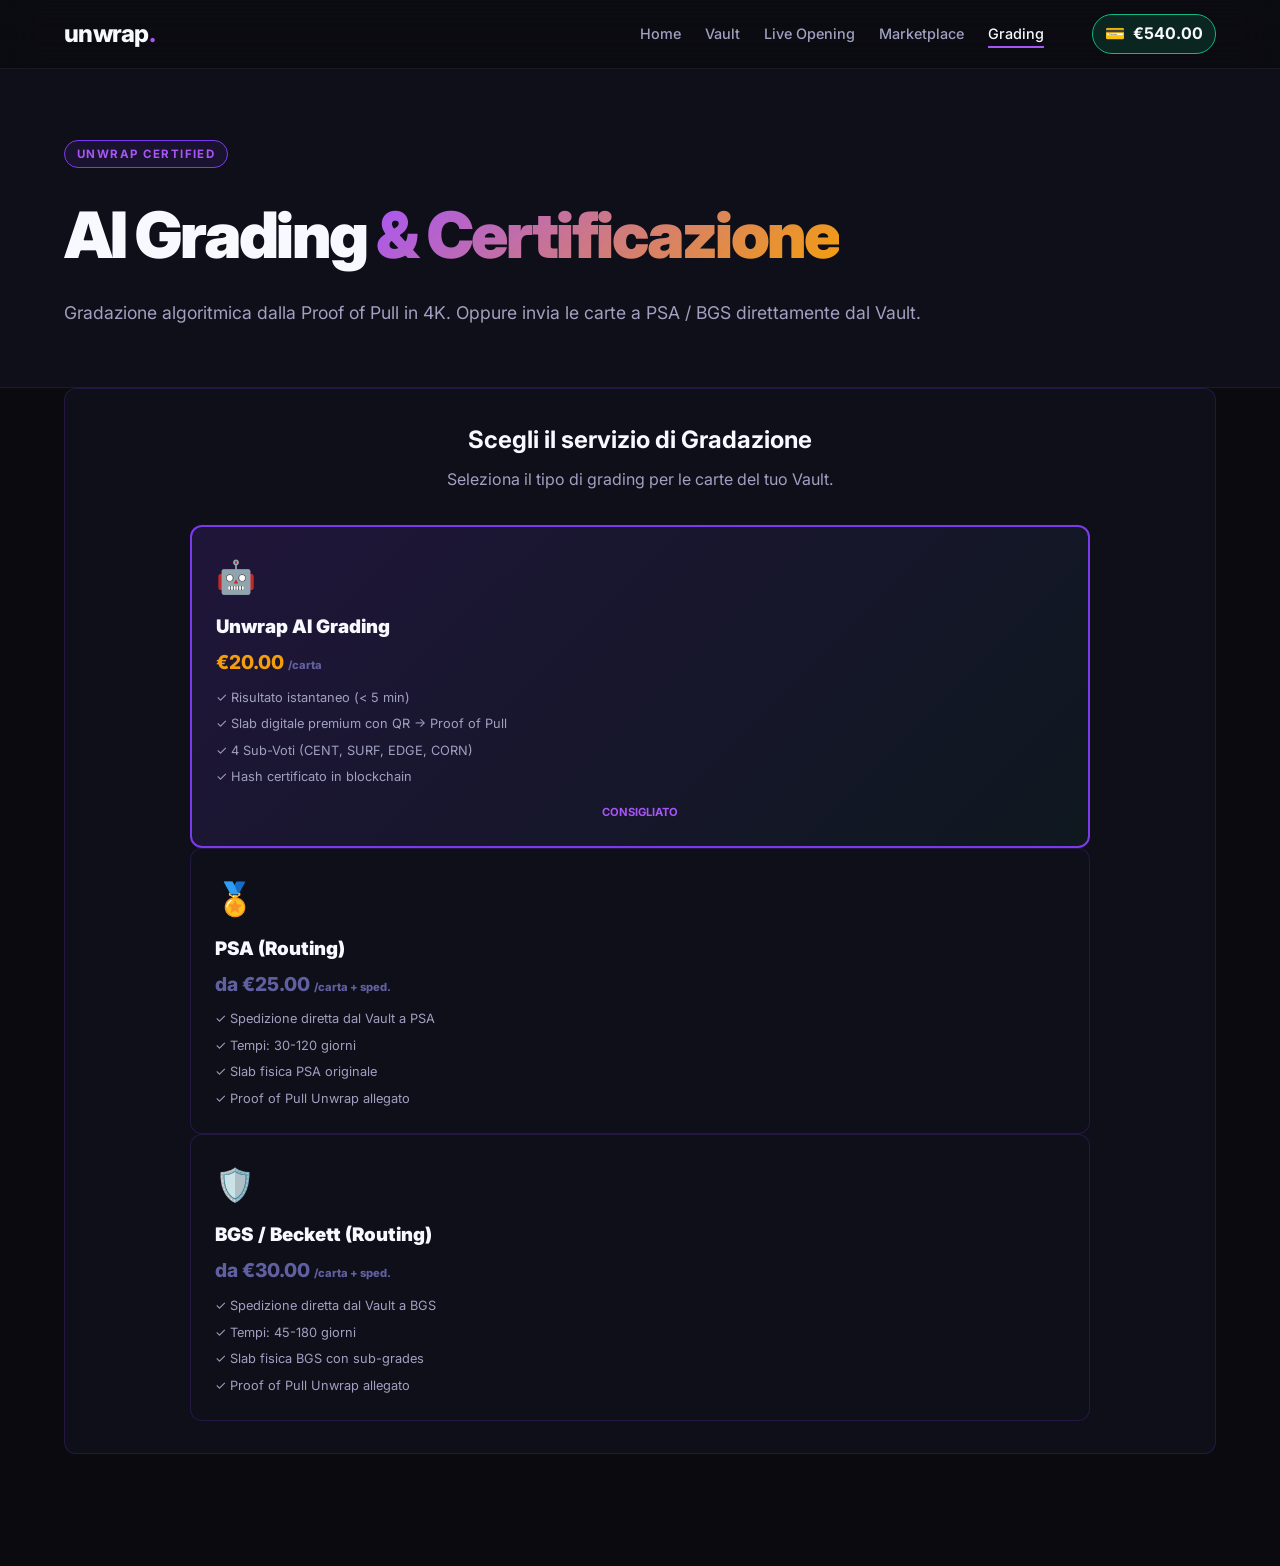
<file: unwrap-demo/grading.html>
<!DOCTYPE html>
<html lang="it">
<head>
  <meta charset="UTF-8" />
  <meta name="viewport" content="width=device-width, initial-scale=1.0" />
  <title>Grading — Unwrap</title>
  <link rel="stylesheet" href="styles.css" />
  <link href="https://fonts.googleapis.com/css2?family=Inter:wght@300;400;500;600;700;800;900&display=swap" rel="stylesheet" />
</head>
<body>

<nav class="nav" id="nav">
  <div class="nav-inner">
    <a href="index.html" class="logo">unwrap<span class="logo-dot">.</span></a>
    <ul class="nav-links">
      <li><a href="index.html">Home</a></li>
      <li><a href="vault.html">Vault</a></li>
      <li><a href="live.html">Live Opening</a></li>
      <li><a href="marketplace.html">Marketplace</a></li>
      <li><a href="grading.html" class="active">Grading</a></li>
    </ul>
    <div class="nav-actions">
      <div class="wallet-badge" style="cursor:pointer;background:rgba(16,185,129,0.15);border:1px solid var(--green);padding:6px 12px;border-radius:20px;display:flex;align-items:center;gap:8px;font-weight:700">
        💳 <span class="wallet-amount">€540.00</span>
      </div>
    </div>
  </div>
</nav>

<div class="page-header">
  <div class="container">
    <div class="section-tag">Unwrap Certified</div>
    <h1>AI Grading <span class="gradient-text">& Certificazione</span></h1>
    <p>Gradazione algoritmica dalla Proof of Pull in 4K. Oppure invia le carte a PSA / BGS direttamente dal Vault.</p>
  </div>
</div>

<div class="container" style="padding-bottom:4rem">
  
  <div style="background:var(--bg-secondary);border:1px solid var(--border);border-radius:12px;padding:2rem;text-align:center;margin-bottom:3rem">
    
    <!-- Step 1: Scelta del servizio -->
    <div id="stepService">
      <h2 style="margin-bottom:0.5rem">Scegli il servizio di Gradazione</h2>
      <p style="color:var(--text-secondary);margin-bottom:2rem">Seleziona il tipo di grading per le carte del tuo Vault.</p>
      
      <div class="grid-3" style="text-align:left;max-width:900px;margin:0 auto">
        
        <!-- Unwrap AI -->
        <div style="background:linear-gradient(135deg,rgba(124,58,237,0.15),rgba(16,185,129,0.05));border:2px solid var(--accent);border-radius:12px;padding:1.5rem;cursor:pointer;transition:transform 0.2s" onmouseover="this.style.transform='translateY(-5px)'" onmouseout="this.style.transform='none'" onclick="selectService('unwrap')">
          <div style="font-size:2rem;margin-bottom:10px">🤖</div>
          <h3 style="font-weight:900;margin-bottom:5px">Unwrap AI Grading</h3>
          <div style="color:var(--gold);font-weight:800;font-size:1.2rem;margin-bottom:10px">€20.00 <span style="font-size:0.7rem;color:var(--text-muted)">/carta</span></div>
          <ul style="font-size:0.8rem;color:var(--text-secondary);list-style:none;padding:0;display:flex;flex-direction:column;gap:6px">
            <li>✓ Risultato istantaneo (< 5 min)</li>
            <li>✓ Slab digitale premium con QR → Proof of Pull</li>
            <li>✓ 4 Sub-Voti (CENT, SURF, EDGE, CORN)</li>
            <li>✓ Hash certificato in blockchain</li>
          </ul>
          <div style="text-align:center;margin-top:1rem;font-size:0.7rem;color:var(--accent-light);font-weight:700">CONSIGLIATO</div>
        </div>
        
        <!-- PSA -->
        <div style="background:var(--bg-secondary);border:1px solid var(--border);border-radius:12px;padding:1.5rem;cursor:pointer;transition:transform 0.2s" onmouseover="this.style.transform='translateY(-5px)'" onmouseout="this.style.transform='none'" onclick="selectService('psa')">
          <div style="font-size:2rem;margin-bottom:10px">🏅</div>
          <h3 style="font-weight:900;margin-bottom:5px">PSA (Routing)</h3>
          <div style="color:var(--text-muted);font-weight:800;font-size:1.2rem;margin-bottom:10px">da €25.00 <span style="font-size:0.7rem">/carta + sped.</span></div>
          <ul style="font-size:0.8rem;color:var(--text-secondary);list-style:none;padding:0;display:flex;flex-direction:column;gap:6px">
            <li>✓ Spedizione diretta dal Vault a PSA</li>
            <li>✓ Tempi: 30-120 giorni</li>
            <li>✓ Slab fisica PSA originale</li>
            <li>✓ Proof of Pull Unwrap allegato</li>
          </ul>
        </div>
        
        <!-- BGS -->
        <div style="background:var(--bg-secondary);border:1px solid var(--border);border-radius:12px;padding:1.5rem;cursor:pointer;transition:transform 0.2s" onmouseover="this.style.transform='translateY(-5px)'" onmouseout="this.style.transform='none'" onclick="selectService('bgs')">
          <div style="font-size:2rem;margin-bottom:10px">🛡️</div>
          <h3 style="font-weight:900;margin-bottom:5px">BGS / Beckett (Routing)</h3>
          <div style="color:var(--text-muted);font-weight:800;font-size:1.2rem;margin-bottom:10px">da €30.00 <span style="font-size:0.7rem">/carta + sped.</span></div>
          <ul style="font-size:0.8rem;color:var(--text-secondary);list-style:none;padding:0;display:flex;flex-direction:column;gap:6px">
            <li>✓ Spedizione diretta dal Vault a BGS</li>
            <li>✓ Tempi: 45-180 giorni</li>
            <li>✓ Slab fisica BGS con sub-grades</li>
            <li>✓ Proof of Pull Unwrap allegato</li>
          </ul>
        </div>

      </div>
    </div>

    <!-- Step 2: Selezione carta -->
    <div id="stepSelection" style="display:none">
      <h2 style="margin-bottom:0.5rem" id="selectionTitle">Seleziona carta dal Vault</h2>
      <p style="color:var(--text-secondary);margin-bottom:2rem" id="selectionSubtitle">Scegli una carta non ancora gradata.</p>
      <div id="vaultSelectGrid" class="cards-grid" style="display:grid;grid-template-columns:repeat(auto-fill, minmax(140px, 1fr));gap:1rem;margin-bottom:2rem;text-align:left"></div>
      <button class="btn btn-outline" onclick="resetGrading()" style="margin-top:1rem">← Torna alla scelta servizio</button>
    </div>

    <!-- Step 3: Progresso Grading (solo Unwrap AI) -->
    <div id="gradingProgress" style="display:none; max-width:600px; margin:0 auto; text-align:left">
      <h3 style="text-align:center;margin-bottom:2rem;color:var(--accent-light)">Analisi Ottica AI In Corso...</h3>
      <div id="progressSteps" style="font-family:monospace;font-size:0.9rem;display:flex;flex-direction:column;gap:12px"></div>
    </div>

    <!-- Step 4: Risultato Premium Slab -->
    <div id="gradingResult" style="display:none; text-align:center">
      <h3 style="color:var(--gold);font-weight:900;font-size:2rem;margin-bottom:0.5rem">Grading Completato</h3>
      <p style="color:var(--text-secondary);margin-bottom:2rem">Il certificato Unwrap è stato associato alla tua carta. La Slab è visibile nel tuo Vault.</p>
      <div id="premiumSlabContainer" style="margin-bottom:2rem"></div>
      <div style="display:flex;gap:1rem;justify-content:center;flex-wrap:wrap">
        <button class="btn btn-primary" onclick="resetGrading()">Gradane un'altra</button>
        <a href="vault.html" class="btn btn-outline">Vai al Vault</a>
      </div>
    </div>

  </div>
</div>

<div class="notification" id="notification">
  <div class="notif-title" id="notifTitle"></div>
  <div class="notif-text" id="notifText"></div>
</div>

<script src="app.js"></script>
<script src="cards.js"></script>
<script src="grading.js"></script>
</body>
</html>
</file>
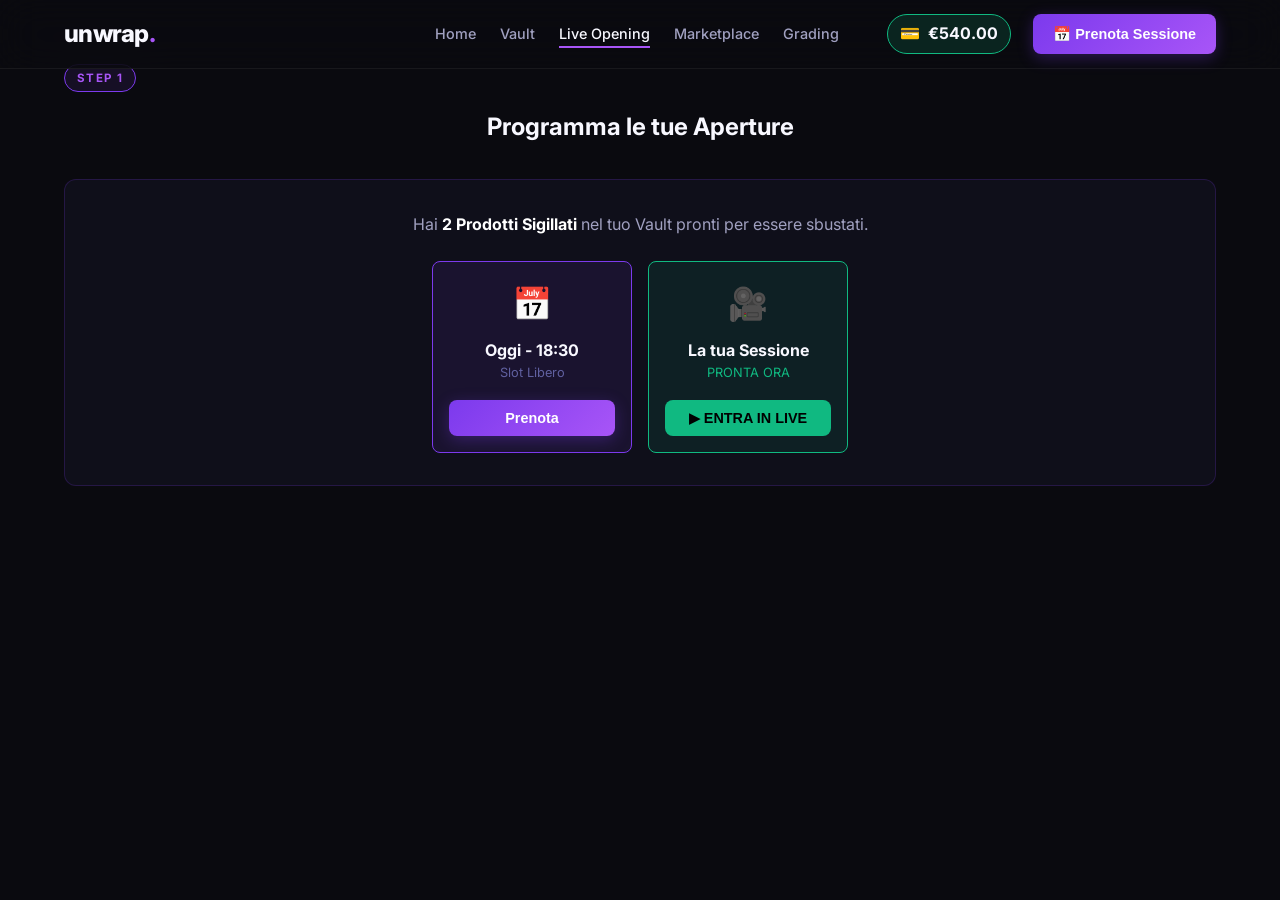
<file: unwrap-demo/live.html>
<!DOCTYPE html>
<html lang="it">
<head>
  <meta charset="UTF-8" />
  <meta name="viewport" content="width=device-width, initial-scale=1.0" />
  <title>Live Opening — Unwrap</title>
  <link rel="stylesheet" href="styles.css" />
  <link href="https://fonts.googleapis.com/css2?family=Inter:wght@300;400;500;600;700;800;900&display=swap" rel="stylesheet" />
</head>
<body>

<nav class="nav" id="nav">
  <div class="nav-inner">
    <a href="index.html" class="logo">unwrap<span class="logo-dot">.</span></a>
    <ul class="nav-links">
      <li><a href="index.html">Home</a></li>
      <li><a href="vault.html">Vault</a></li>
      <li><a href="live.html" class="active">Live Opening</a></li>
      <li><a href="marketplace.html">Marketplace</a></li>
      <li><a href="grading.html">Grading</a></li>
    </ul>
    <div class="nav-actions">
      <div class="wallet-badge" style="cursor:pointer;background:rgba(16,185,129,0.15);border:1px solid var(--green);padding:6px 12px;border-radius:20px;display:flex;align-items:center;gap:8px;font-weight:700;margin-right:10px">
        💳 <span class="wallet-amount">€540.00</span>
      </div>
      <button class="btn btn-primary" onclick="openBookingModal()">📅 Prenota Sessione</button>
    </div>
  </div>
</nav>

<!-- CALENDARIO PRENOTAZIONI -->
<div class="container" style="padding-top:4rem; margin-bottom:2rem" id="bookingSection">
  <div class="section-tag" style="justify-content:center">Step 1</div>
  <h2 style="text-align:center;margin-bottom:2rem">Programma le tue Aperture</h2>
  <div style="background:var(--bg-secondary); border:1px solid var(--border); border-radius:12px; padding:2rem; text-align:center;">
    <p style="color:var(--text-secondary); margin-bottom:1.5rem">Hai <strong style="color:#fff">2 Prodotti Sigillati</strong> nel tuo Vault pronti per essere sbustati.</p>
    <div style="display:flex; gap:1rem; justify-content:center; flex-wrap:wrap">
      <div style="background:rgba(124,58,237,0.1); border:1px solid var(--accent); padding:1rem; border-radius:8px; width:200px">
        <div style="font-size:2rem; margin-bottom:0.5rem">📅</div>
        <div style="font-weight:700">Oggi - 18:30</div>
        <div style="font-size:0.8rem; color:var(--text-muted)">Slot Libero</div>
        <button class="btn btn-primary" style="margin-top:1rem; width:100%; justify-content:center" onclick="openBookingModal()">Prenota</button>
      </div>
      <div style="background:rgba(16,185,129,0.1); border:1px solid var(--green); padding:1rem; border-radius:8px; width:200px">
        <div style="font-size:2rem; margin-bottom:0.5rem">🎥</div>
        <div style="font-weight:700">La tua Sessione</div>
        <div style="font-size:0.8rem; color:var(--green)">PRONTA ORA</div>
        <button class="btn" style="margin-top:1rem; width:100%; justify-content:center; background:var(--green); color:#000" onclick="startLiveSession()">▶ ENTRA IN LIVE</button>
      </div>
    </div>
  </div>
</div>

<!-- LIVE STREAM AREA (Nascosta inizialmente) -->
<div class="container" style="padding-bottom:4rem; display:none" id="liveSection">
  
  <div class="live-layout">
    <div class="live-main">
      <div class="live-stream">
        <div class="live-badge">🔴 LIVE 1:1</div>
        <button class="fullscreen-btn" onclick="toggleFullscreen()">⛶</button>
        
        <div class="pack-interaction">
          <div class="pack-visual" id="packVisual">📦</div>
          <button class="btn btn-primary btn-pulse" id="openBtn" onclick="openPack()" style="padding:15px 30px;font-size:1.1rem">
            ▶ Comincia a sbustare
          </button>
        </div>

        <div class="open-result" id="openResult">
          <div class="result-card" id="resultCard"></div>
        </div>

        <!-- CASH OFFER WIDGET (Appare istantaneamente sul pull) -->
        <div class="cash-offer-widget" id="cashOfferWidget" style="display:none">
          <div class="cash-offer-header">
            ⚡ CASH OFFER IMMEDIATA
          </div>
          <div class="cash-offer-body">
            <div style="font-size:0.8rem;color:rgba(255,255,255,0.7);margin-bottom:5px">Offerta per:</div>
            <div id="cashOfferCard" style="font-weight:700;font-size:1.1rem;margin-bottom:10px">Charizard ex</div>
            <div style="display:flex;align-items:flex-end;gap:10px;margin-bottom:15px">
              <div id="cashOfferAmount" style="font-size:2.5rem;font-weight:900;color:var(--gold);line-height:1">€120</div>
              <div style="font-size:0.8rem;color:rgba(255,255,255,0.5);margin-bottom:5px">Accredito istantaneo</div>
            </div>
            <div style="display:flex;gap:10px">
              <button class="btn btn-gold" style="flex:1;justify-content:center" onclick="acceptCashOffer()">Accetta</button>
              <button class="btn btn-outline" style="flex:1;justify-content:center" onclick="declineCashOffer()">Tieni nel Vault</button>
            </div>
            <div style="text-align:center;margin-top:10px;font-size:0.75rem;color:rgba(255,255,255,0.5)">
              Scade in: <span id="cashOfferTimer" style="font-family:monospace;color:var(--gold)">48:00:00</span>
            </div>
          </div>
        </div>
      </div>
      
      <div style="margin-top:1rem;display:flex;justify-content:space-between;align-items:center">
        <h2 id="streamTitle" style="font-size:1.2rem">Sbustamento Pacchetto Evolving Skies</h2>
        <div style="display:flex;gap:10px">
          <div class="uv-toggle"><span style="color:#a855f7">●</span> Verifica UV: Attiva</div>
          <div class="uv-toggle"><span style="color:var(--green)">●</span> Peso: 18.34g</div>
        </div>
      </div>
    </div>

    <!-- SIDEBAR PULL LOG -->
    <div class="live-sidebar">
      <div class="sidebar-header">
        <h3 style="font-size:1rem;margin:0">Pull Log (Proof 4K)</h3>
        <span style="font-size:0.7rem;background:rgba(16,185,129,0.2);color:var(--green);padding:2px 6px;border-radius:4px">Hash Salvato</span>
      </div>
      <div class="pull-log" id="pullLog">
        <!-- Generato da JS -->
      </div>
    </div>
  </div>
</div>

<div class="notification" id="notification">
  <div class="notif-title" id="notifTitle"></div>
  <div class="notif-text" id="notifText"></div>
</div>

<!-- BOOKING MODAL -->
<div class="modal-overlay" id="bookingModal">
  <div class="modal" style="max-width:400px;text-align:center">
    <div style="display:flex;justify-content:space-between;align-items:center;margin-bottom:1rem">
      <h3 style="margin:0">Seleziona Slot</h3>
      <button style="background:none;border:none;color:var(--text-muted);font-size:1.5rem;cursor:pointer" onclick="closeBookingModal()">&times;</button>
    </div>
    
    <div style="text-align:left;margin-bottom:1rem">
      <label class="form-label">Giorno disponibile</label>
      <select class="form-input" id="bookingDay">
        <option>Oggi</option>
        <option>Domani</option>
        <option>Dopodomani</option>
      </select>
    </div>
    
    <div style="text-align:left;margin-bottom:1.5rem">
      <label class="form-label">Orario</label>
      <select class="form-input" id="bookingTime">
        <option>14:00 - 15:00</option>
        <option>16:30 - 17:30</option>
        <option>18:30 - 19:30</option>
        <option>21:00 - 22:00</option>
      </select>
    </div>

    <button class="btn btn-primary" style="width:100%;justify-content:center;padding:12px;font-size:1.1rem" onclick="confirmSlotSelection()">Conferma e Vai in Live</button>
  </div>
</div>

<script src="app.js"></script>
<script src="cards.js"></script>
<script src="proof-video.js"></script>
<script src="live.js"></script>
</body>
</html>
</file>
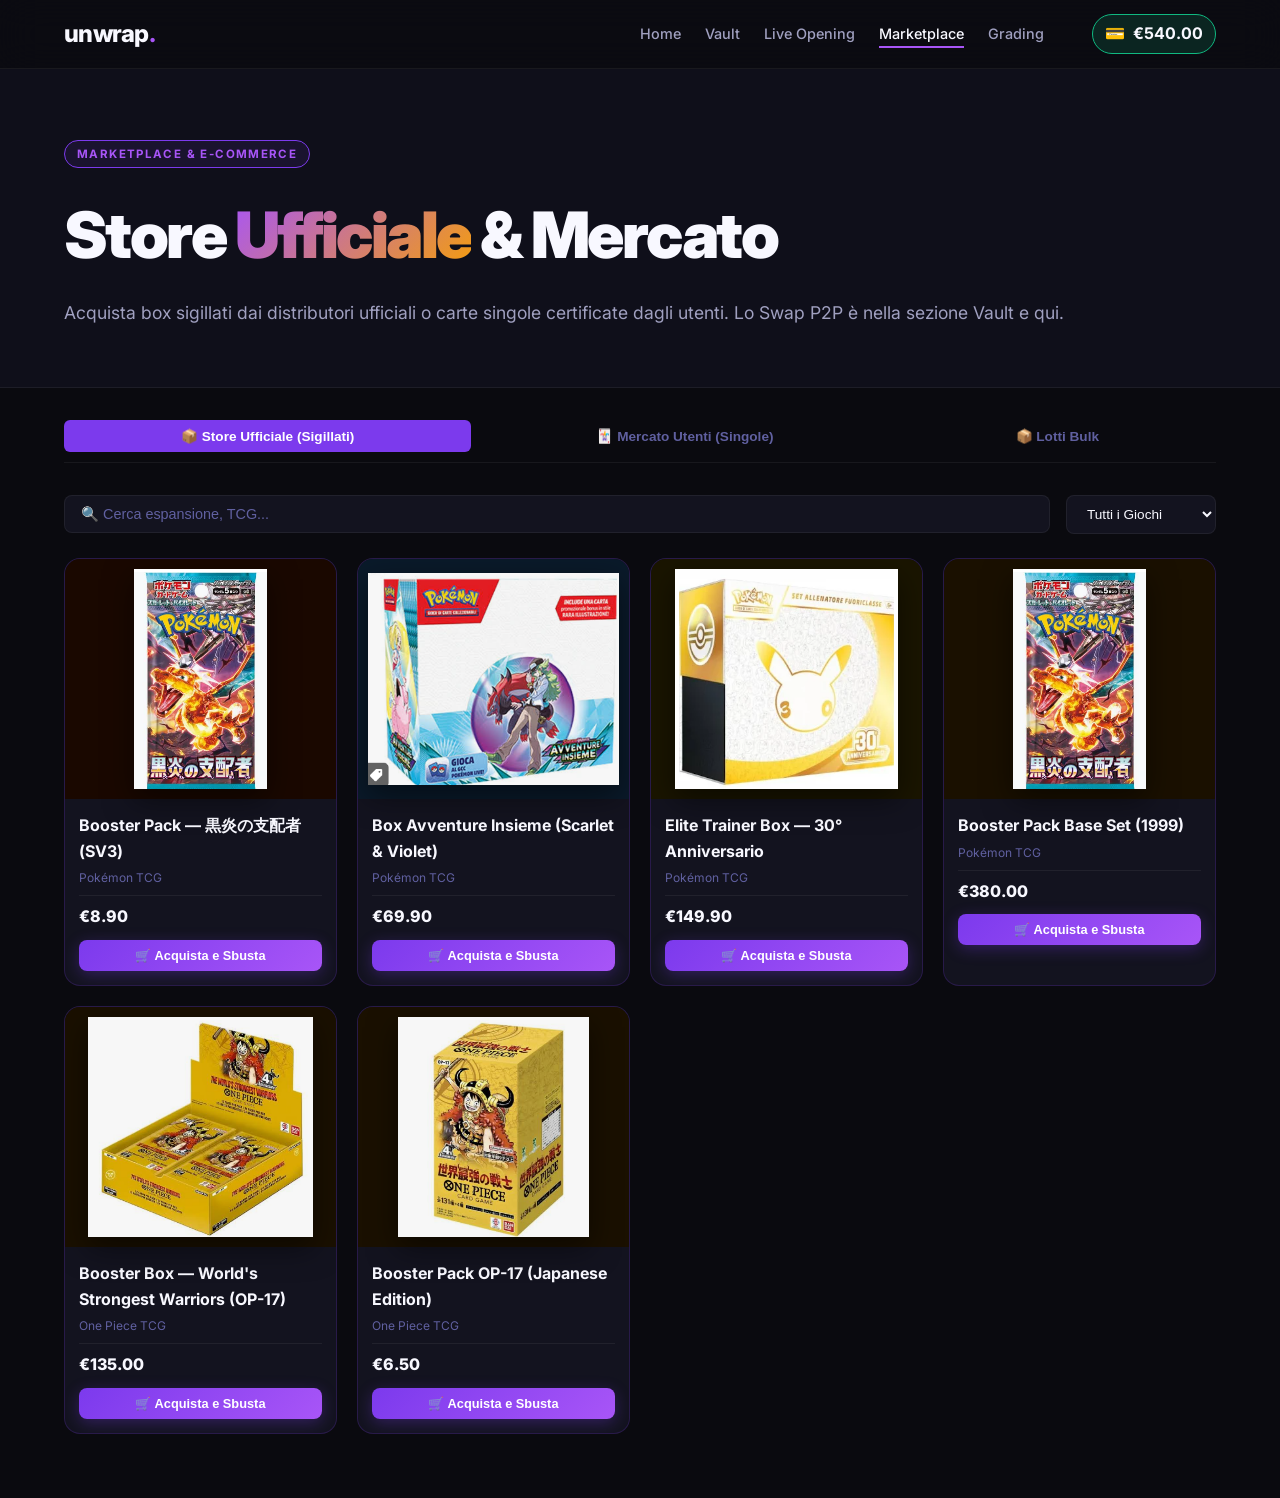
<file: unwrap-demo/marketplace.html>
﻿<!DOCTYPE html>
<html lang="it">
<head>
  <meta charset="UTF-8" />
  <meta name="viewport" content="width=device-width, initial-scale=1.0" />
  <title>Marketplace — Unwrap</title>
  <link rel="stylesheet" href="styles.css" />
  <link href="https://fonts.googleapis.com/css2?family=Inter:wght@300;400;500;600;700;800;900&display=swap" rel="stylesheet" />
</head>
<body>

<nav class="nav" id="nav">
  <div class="nav-inner">
    <a href="index.html" class="logo">unwrap<span class="logo-dot">.</span></a>
    <ul class="nav-links">
      <li><a href="index.html">Home</a></li>
      <li><a href="vault.html">Vault</a></li>
      <li><a href="live.html">Live Opening</a></li>
      <li><a href="marketplace.html" class="active">Marketplace</a></li>
      <li><a href="grading.html">Grading</a></li>
    </ul>
    <div class="nav-actions">
      <div class="wallet-badge" onclick="openWalletModal()" style="cursor:pointer;background:rgba(16,185,129,0.15);border:1px solid var(--green);padding:6px 12px;border-radius:20px;display:flex;align-items:center;gap:8px;font-weight:700">
        💳 <span class="wallet-amount">€540.00</span>
      </div>
    </div>
  </div>
</nav>

<div class="page-header">
  <div class="container">
    <div class="section-tag">Marketplace & E-Commerce</div>
    <h1>Store <span class="gradient-text">Ufficiale</span> & Mercato</h1>
    <p>Acquista box sigillati dai distributori ufficiali o carte singole certificate dagli utenti. Lo Swap P2P è nella sezione Vault e qui.</p>
  </div>
</div>

<div class="container" style="padding-top:2rem;padding-bottom:4rem">

  <div class="market-tabs-container">
    <button class="filter-tab active" id="tab-store" onclick="setMarketTab('store')">📦 Store Ufficiale (Sigillati)</button>
    <button class="filter-tab" id="tab-singles" onclick="setMarketTab('singles')">🃏 Mercato Utenti (Singole)</button>
    <button class="filter-tab" id="tab-bulk" onclick="setMarketTab('bulk')">📦 Lotti Bulk</button>
  </div>

  <div id="panel-store">
    <div class="mp-toolbar">
      <input type="text" class="search-input" placeholder="🔍 Cerca espansione, TCG..." id="storeSearch" oninput="filterStore()" />
      <select class="select-filter" id="storeGame" onchange="filterStore()">
        <option value="">Tutti i Giochi</option>
        <option>Pokémon TCG</option>
        <option>One Piece TCG</option>
        <option>Riftbound</option>
      </select>
    </div>
    <div class="mp-grid" id="storeGrid"></div>
  </div>

  <div id="panel-singles" style="display:none">
    <div class="mp-toolbar">
      <input type="text" class="search-input" placeholder="🔍 Cerca carta o set..." id="mpSearch" oninput="filterMarket()" />
      <select class="select-filter" id="mpSet" onchange="filterMarket()">
        <option value="">Tutti i Set</option>
        <option>Scarlet & Violet</option>
        <option>Sword & Shield</option>
        <option>Base Set</option>
      </select>
      <select class="select-filter" id="mpListingType" onchange="filterMarket()">
        <option value="">Tutte le Inserzioni</option>
        <option value="sale">Solo Vendita</option>
        <option value="trade">Valuta Scambio</option>
        <option value="mixed">Scambio + Conguaglio</option>
      </select>
      <select class="select-filter" id="mpSort" onchange="filterMarket()">
        <option>Prezzo: Crescente</option>
        <option>Prezzo: Decrescente</option>
      </select>
    </div>
        
    <div class="mp-grid" id="mpGrid"></div>
  </div>

</div>

<!-- PURCHASE MODAL -->
  <div id="panel-bulk" style="display:none">
    <div style="background:var(--bg-secondary);padding:1.5rem;border-radius:12px;border:1px solid var(--border);margin-bottom:2rem;text-align:center">
      <h3 style="font-weight:800;font-size:1.2rem;margin-bottom:0.5rem">Lotti Bulk degli Utenti</h3>
      <p style="color:var(--text-secondary);font-size:0.9rem">Acquista lotti di carte comuni e non comuni dai membri della community.</p>
    </div>
    <div class="mp-grid" id="bulkGrid">
      <!-- Generato via JS -->
    </div>
  </div>

  <div class="modal-overlay" id="purchaseModal">
  <div class="modal" style="max-width:500px">
    <div class="modal-header">
      <h3 id="purchaseTitle">Acquista</h3>
      <button class="modal-close" onclick="document.getElementById('purchaseModal').classList.remove('open')">✕</button>
    </div>
    <div class="modal-body" id="purchaseBody"></div>
  </div>
</div>

<!-- SWAP PROPOSAL MODAL -->
<div class="modal-overlay" id="swapProposalModal">
  <div class="modal" style="max-width:620px;max-height:88vh;display:flex;flex-direction:column;overflow:hidden">
    <div class="modal-header">
      <h3>🔄 Proponi Scambio</h3>
      <button class="modal-close" onclick="document.getElementById('swapProposalModal').classList.remove('open')">✕</button>
    </div>
    <div class="modal-body" style="overflow-y:auto;flex:1;-webkit-overflow-scrolling:touch">
      <p style="color:var(--text-secondary);font-size:0.85rem;margin-bottom:1rem">Seleziona una carta dal tuo Vault da offrire in scambio per questa inserzione.</p>
      <div id="swapTargetInfo" style="background:var(--bg-secondary);padding:10px;border-radius:8px;border:1px solid var(--border);margin-bottom:1.5rem;display:flex;align-items:center;gap:15px">
        <!-- Generato via JS -->
      </div>
      
      <h4 style="margin-bottom:10px">Il Tuo Vault</h4>
      <div id="swapVaultGrid" class="cards-grid" style="display:grid;grid-template-columns:repeat(auto-fill,minmax(120px,1fr));gap:12px;padding:4px;margin-bottom:1rem;">
        <!-- Generato via JS -->
      </div>
      
      <div id="swapCashInputDiv" style="display:none;margin-top:1.5rem;background:rgba(245,158,11,0.1);padding:1rem;border-radius:8px;border:1px solid var(--gold)">
        <h4 style="color:var(--gold);margin-top:0;margin-bottom:10px">Integrazione Economica (Scambio + Cash)</h4>
        <div style="display:flex;align-items:center;gap:10px">
          <span style="font-size:1.2rem">€</span>
          <input type="number" class="form-input" id="swapCashAmount" value="0" min="0" style="width:100px;margin-bottom:0">
          <span style="font-size:0.8rem;color:var(--text-muted)">Verranno prelevati dal Wallet all'accettazione.</span>
        </div>
      </div>

      <button class="btn btn-primary" style="width:100%;justify-content:center;margin-top:1.5rem" onclick="confirmSwapProposal()">Invia Proposta di Scambio</button>
    </div>
  </div>
</div>

<div class="notification" id="notification">
  <div class="notif-title" id="notifTitle"></div>
  <div class="notif-text" id="notifText"></div>
</div>

<script src="app.js"></script>
<script src="cards.js"></script>
<script src="proof-video.js"></script>
<script src="marketplace.js"></script>

  <!-- PRICE OFFER MODAL -->
  <div class="modal-overlay" id="priceOfferModal">
    <div class="modal" style="max-width:420px">
      <div class="modal-header">
        <h3>💬 Proponi Offerta</h3>
        <button class="modal-close" onclick="document.getElementById('priceOfferModal').classList.remove('open')">×</button>
      </div>
      <div class="modal-body" style="overflow-y:auto;flex:1;-webkit-overflow-scrolling:touch">
        <div id="priceOfferTargetInfo" style="background:var(--bg-secondary);padding:10px;border-radius:8px;border:1px solid var(--border);margin-bottom:1.5rem;display:flex;align-items:center;gap:12px">
          <!-- Generated by JS -->
        </div>
        <div style="margin-bottom:1rem">
          <label style="font-size:0.85rem;color:var(--text-muted);display:block;margin-bottom:6px">La tua offerta (€)</label>
          <input type="number" id="priceOfferInput" value="0" min="1" step="1" style="width:100%;padding:10px;background:rgba(0,0,0,0.3);border:1px solid var(--border);border-radius:8px;color:#fff;font-size:1.2rem;font-weight:700">
        </div>
        <div style="font-size:0.8rem;color:var(--text-muted);margin-bottom:1rem" id="priceOfferHint"></div>
        <div style="background:rgba(245,158,11,0.1);border:1px solid var(--gold);border-radius:8px;padding:10px;font-size:0.8rem;color:var(--text-secondary);margin-bottom:1.5rem">
          ⚠️ La proposta sarà inviata al venditore. Se accettata, il pagamento + <strong>5% Unwrap</strong> verrà prelevato automaticamente dal tuo Wallet.
        </div>
        <div style="display:flex;gap:8px">
          <button class="btn btn-outline" style="flex:1;justify-content:center" onclick="document.getElementById('priceOfferModal').classList.remove('open')">Annulla</button>
          <button class="btn btn-primary" style="flex:1;justify-content:center" onclick="submitPriceOffer()">📨 Invia Proposta</button>
        </div>
      </div>
    </div>
  </div>
</body>
</html>
</file>
<file: unwrap-demo/styles.css>
﻿/* =============================================
   UNWRAP â€” TCG NOTARY PROTOCOL
   Global Styles
   ============================================= */

:root {
  --bg-primary: #0a0a0f;
  --bg-secondary: #0f0f1a;
  --bg-card: #13131f;
  --bg-card-hover: #1a1a2e;
  --accent: #7c3aed;
  --accent-light: #a855f7;
  --accent-glow: rgba(124, 58, 237, 0.3);
  --gold: #f59e0b;
  --gold-light: #fcd34d;
  --green: #10b981;
  --text-primary: #f8f8ff;
  --text-secondary: #a0a0c0;
  --text-muted: #6060a0;
  --border: rgba(124, 58, 237, 0.2);
  --border-subtle: rgba(255,255,255,0.06);
  --radius: 16px;
  --radius-sm: 8px;
  --radius-lg: 24px;
  --font-main: 'Inter', sans-serif;
  --font-display: 'Playfair Display', serif;
  --shadow-card: 0 4px 24px rgba(0,0,0,0.4);
  --shadow-glow: 0 0 40px rgba(124,58,237,0.2);
  --transition: 0.25s cubic-bezier(0.4,0,0.2,1);
}

*, *::before, *::after { box-sizing: border-box; margin: 0; padding: 0; }

html { scroll-behavior: smooth; }

body {
  background: var(--bg-primary);
  color: var(--text-primary);
  font-family: var(--font-main);
  font-size: 16px;
  line-height: 1.6;
  overflow-x: hidden;
}

a { color: inherit; text-decoration: none; }

img { max-width: 100%; }

/* =============================================
   LAYOUT
   ============================================= */

.container {
  max-width: 1200px;
  margin: 0 auto;
  padding: 0 24px;
}

.section {
  padding: 100px 0;
}

.section-dark {
  background: var(--bg-secondary);
}

/* =============================================
   NAV
   ============================================= */

.nav {
  position: fixed;
  top: 0; left: 0; right: 0;
  z-index: 1000;
  padding: 0;
  background: rgba(10,10,15,0.8);
  backdrop-filter: blur(20px);
  border-bottom: 1px solid var(--border-subtle);
  transition: var(--transition);
}

.nav.scrolled {
  background: rgba(10,10,15,0.95);
  box-shadow: 0 4px 32px rgba(0,0,0,0.5);
}

.nav-inner {
  max-width: 1200px;
  margin: 0 auto;
  padding: 0 24px;
  height: 68px;
  display: flex;
  align-items: center;
  gap: 2rem;
}

.logo {
  font-family: var(--font-main);
  font-weight: 800;
  font-size: 1.5rem;
  letter-spacing: -0.03em;
  color: var(--text-primary);
}

.logo-dot { color: var(--accent-light); }

.nav-links {
  display: flex;
  gap: 1.5rem;
  list-style: none;
  margin-left: auto;
}

.nav-links a {
  font-size: 0.9rem;
  font-weight: 500;
  color: var(--text-secondary);
  transition: color var(--transition);
  padding: 4px 0;
  border-bottom: 2px solid transparent;
}

.nav-links a:hover,
.nav-links a.active {
  color: var(--text-primary);
  border-bottom-color: var(--accent-light);
}

.nav-actions {
  display: flex;
  gap: 0.75rem;
  margin-left: 1rem;
}

.nav-burger {
  display: none;
  background: none;
  border: none;
  color: var(--text-primary);
  font-size: 1.5rem;
  cursor: pointer;
  margin-left: auto;
}

/* =============================================
   BUTTONS
   ============================================= */

.btn {
  display: inline-flex;
  align-items: center;
  gap: 0.5rem;
  padding: 10px 20px;
  border-radius: var(--radius-sm);
  font-size: 0.9rem;
  font-weight: 600;
  cursor: pointer;
  border: none;
  transition: all var(--transition);
  white-space: nowrap;
}

.btn-lg {
  padding: 14px 28px;
  font-size: 1rem;
  border-radius: var(--radius);
}

.btn-primary {
  background: linear-gradient(135deg, var(--accent), var(--accent-light));
  color: #fff;
  box-shadow: 0 4px 16px var(--accent-glow);
}

.btn-primary:hover {
  transform: translateY(-2px);
  box-shadow: 0 8px 24px rgba(124,58,237,0.5);
}

.btn-outline {
  background: transparent;
  color: var(--text-primary);
  border: 1.5px solid var(--border);
}

.btn-outline:hover {
  border-color: var(--accent-light);
  color: var(--accent-light);
  transform: translateY(-2px);
}

.btn-ghost {
  background: transparent;
  color: var(--text-secondary);
}

.btn-ghost:hover {
  color: var(--text-primary);
}

.btn-gold {
  background: linear-gradient(135deg, #d97706, var(--gold));
  color: #000;
}

.btn-gold:hover {
  transform: translateY(-2px);
  box-shadow: 0 8px 24px rgba(245,158,11,0.4);
}

/* =============================================
   HERO
   ============================================= */

.hero {
  position: relative;
  min-height: 100vh;
  display: flex;
  align-items: center;
  padding: 120px 24px 80px;
  overflow: hidden;
}

.hero-bg {
  position: absolute;
  inset: 0;
  z-index: 0;
}

.hero-orb {
  position: absolute;
  border-radius: 50%;
  filter: blur(80px);
  opacity: 0.4;
}

.hero-orb-1 {
  width: 600px; height: 600px;
  background: radial-gradient(circle, var(--accent), transparent 70%);
  top: -200px; left: -100px;
  animation: orbFloat1 8s ease-in-out infinite;
}

.hero-orb-2 {
  width: 400px; height: 400px;
  background: radial-gradient(circle, var(--gold), transparent 70%);
  bottom: -100px; right: -50px;
  animation: orbFloat2 10s ease-in-out infinite;
}

@keyframes orbFloat1 {
  0%,100% { transform: translate(0,0); }
  50% { transform: translate(40px, 30px); }
}
@keyframes orbFloat2 {
  0%,100% { transform: translate(0,0); }
  50% { transform: translate(-30px, -20px); }
}

.hero-grid {
  position: absolute;
  inset: 0;
  background-image:
    linear-gradient(rgba(124,58,237,0.05) 1px, transparent 1px),
    linear-gradient(90deg, rgba(124,58,237,0.05) 1px, transparent 1px);
  background-size: 60px 60px;
}

.hero .container {
  position: relative;
  z-index: 1;
  max-width: 1200px;
  margin: 0 auto;
}

.hero-badge {
  display: inline-block;
  padding: 6px 16px;
  border-radius: 999px;
  border: 1px solid var(--accent);
  color: var(--accent-light);
  font-size: 0.75rem;
  font-weight: 700;
  letter-spacing: 0.12em;
  margin-bottom: 1.5rem;
  background: rgba(124,58,237,0.1);
}

.hero-title {
  font-family: var(--font-main);
  font-size: clamp(4rem, 10vw, 9rem);
  font-weight: 900;
  line-height: 1;
  letter-spacing: -0.04em;
  margin-bottom: 1.5rem;
}

.gradient-text {
  background: linear-gradient(135deg, var(--accent-light), var(--gold));
  -webkit-background-clip: text;
  -webkit-text-fill-color: transparent;
  background-clip: text;
}

.hero-sub {
  font-size: 1.2rem;
  color: var(--text-secondary);
  max-width: 560px;
  margin-bottom: 2.5rem;
  line-height: 1.7;
}

.hero-ctas {
  display: flex;
  gap: 1rem;
  flex-wrap: wrap;
  margin-bottom: 4rem;
}

.hero-stats {
  display: flex;
  align-items: center;
  gap: 2rem;
  flex-wrap: wrap;
}

.stat { display: flex; flex-direction: column; }
.stat-num {
  font-size: 2.5rem;
  font-weight: 800;
  line-height: 1;
  background: linear-gradient(135deg, var(--text-primary), var(--accent-light));
  -webkit-background-clip: text;
  -webkit-text-fill-color: transparent;
  background-clip: text;
}
.stat-label { font-size: 0.8rem; color: var(--text-muted); margin-top: 4px; }
.stat-divider { width: 1px; height: 40px; background: var(--border); }

/* =============================================
   PILLS
   ============================================= */

.pills-section {
  padding: 20px 0;
  background: var(--bg-secondary);
  border-top: 1px solid var(--border-subtle);
  border-bottom: 1px solid var(--border-subtle);
  overflow: hidden;
}

.pills-row {
  display: flex;
  gap: 1rem;
  flex-wrap: wrap;
  justify-content: center;
}

.pill {
  display: flex;
  align-items: center;
  gap: 0.5rem;
  padding: 10px 18px;
  border-radius: 999px;
  border: 1px solid var(--border);
  background: var(--bg-card);
  font-size: 0.85rem;
  font-weight: 500;
  color: var(--text-secondary);
  white-space: nowrap;
}

.pill-icon { font-size: 1rem; }

/* =============================================
   SECTION HEADERS
   ============================================= */

.section-header {
  text-align: center;
  max-width: 680px;
  margin: 0 auto 4rem;
}

.section-tag {
  display: inline-block;
  padding: 4px 12px;
  border-radius: 999px;
  border: 1px solid var(--accent);
  color: var(--accent-light);
  font-size: 0.72rem;
  font-weight: 700;
  letter-spacing: 0.12em;
  margin-bottom: 1rem;
  background: rgba(124,58,237,0.1);
  text-transform: uppercase;
}

.section-title {
  font-size: clamp(2rem, 4vw, 3rem);
  font-weight: 800;
  letter-spacing: -0.03em;
  margin-bottom: 1rem;
}

.section-sub {
  color: var(--text-secondary);
  font-size: 1.05rem;
  line-height: 1.7;
}

/* =============================================
   STEPS GRID
   ============================================= */

.steps-grid {
  display: grid;
  grid-template-columns: repeat(auto-fit, minmax(250px, 1fr));
  gap: 1.5rem;
}

.step-card {
  background: var(--bg-card);
  border: 1px solid var(--border-subtle);
  border-radius: var(--radius);
  padding: 2rem;
  position: relative;
  transition: all var(--transition);
}

.step-card:hover {
  border-color: var(--accent);
  transform: translateY(-4px);
  box-shadow: var(--shadow-glow);
}

.step-num {
  font-size: 0.75rem;
  font-weight: 700;
  color: var(--accent-light);
  letter-spacing: 0.1em;
  margin-bottom: 1rem;
}

.step-icon {
  font-size: 2.5rem;
  margin-bottom: 1rem;
}

.step-card h3 {
  font-size: 1.1rem;
  font-weight: 700;
  margin-bottom: 0.5rem;
}

.step-card p {
  color: var(--text-secondary);
  font-size: 0.9rem;
  line-height: 1.6;
}

/* =============================================
   SPLIT LAYOUT
   ============================================= */

.split-layout {
  display: grid;
  grid-template-columns: 1fr 1fr;
  gap: 4rem;
  align-items: center;
}

.split-text .section-title { text-align: left; }
.split-text p {
  color: var(--text-secondary);
  margin-bottom: 1.5rem;
  line-height: 1.7;
}

.feature-list {
  list-style: none;
  margin-bottom: 2rem;
}

.feature-list li {
  display: flex;
  align-items: center;
  gap: 0.75rem;
  padding: 8px 0;
  color: var(--text-secondary);
  font-size: 0.95rem;
}

.check {
  color: var(--green);
  font-weight: 700;
  font-size: 1rem;
}

/* VAULT VISUAL */
.split-visual {
  display: flex;
  justify-content: center;
}

.vault-mini {
  background: var(--bg-card);
  border: 2px solid var(--border);
  border-radius: var(--radius-lg);
  padding: 2rem;
  text-align: center;
  width: 300px;
  box-shadow: var(--shadow-card), 0 0 60px rgba(124,58,237,0.15);
}

.vault-door {
  width: 160px;
  height: 160px;
  background: linear-gradient(135deg, #1a1a2e, #0f0f1a);
  border: 3px solid var(--accent);
  border-radius: 50%;
  margin: 0 auto 1.5rem;
  position: relative;
  display: flex;
  align-items: center;
  justify-content: center;
  box-shadow: 0 0 30px var(--accent-glow), inset 0 0 20px rgba(0,0,0,0.5);
}

.vault-handle {
  width: 50px;
  height: 50px;
  border: 3px solid var(--accent-light);
  border-radius: 50%;
  position: relative;
}

.vault-handle::after {
  content: '';
  position: absolute;
  top: 50%; left: 50%;
  transform: translate(-50%,-50%);
  width: 14px; height: 14px;
  background: var(--accent-light);
  border-radius: 50%;
}

.vault-bolts {
  position: absolute;
  inset: 0;
  border-radius: 50%;
}

.bolt {
  position: absolute;
  width: 10px; height: 10px;
  background: var(--accent);
  border-radius: 50%;
}
.bolt:nth-child(1) { top: 8px; left: 50%; transform: translateX(-50%); }
.bolt:nth-child(2) { bottom: 8px; left: 50%; transform: translateX(-50%); }
.bolt:nth-child(3) { left: 8px; top: 50%; transform: translateY(-50%); }
.bolt:nth-child(4) { right: 8px; top: 50%; transform: translateY(-50%); }

.vault-stats-mini {
  display: flex;
  flex-direction: column;
  gap: 0.5rem;
}

.vm-stat {
  display: flex;
  justify-content: space-between;
  align-items: center;
  padding: 8px 12px;
  background: var(--bg-secondary);
  border-radius: var(--radius-sm);
  font-size: 0.85rem;
  color: var(--text-secondary);
}

.vm-stat span {
  font-weight: 700;
  color: var(--accent-light);
}

/* =============================================
   SLAB SHOWCASE
   ============================================= */

.slab-showcase {
  display: grid;
  grid-template-columns: 320px 1fr;
  gap: 4rem;
  align-items: start;
}

.slab-card {
  background: linear-gradient(145deg, rgba(124,58,237,0.15), rgba(245,158,11,0.05));
  border: 1px solid rgba(124,58,237,0.3);
  border-radius: var(--radius-lg);
  padding: 1.5rem;
  box-shadow: var(--shadow-card), 0 0 60px rgba(124,58,237,0.15);
}

.slab-inner {
  display: flex;
  flex-direction: column;
  gap: 1rem;
}

.slab-image {
  border-radius: var(--radius);
  overflow: hidden;
  height: 180px;
  background: linear-gradient(135deg, #1a0a30, #0a1a30);
  display: flex;
  align-items: center;
  justify-content: center;
}

.card-art {
  width: 120px; height: 165px;
  border-radius: 8px;
  position: relative;
}

.card-art.charizard {
  background: linear-gradient(135deg, #ff6b35, #ff9500, #ffd700);
  box-shadow: 0 4px 20px rgba(255,107,53,0.5);
  position: relative;
  overflow: hidden;
}

.card-art.charizard::before {
  content: 'ðŸ”¥';
  position: absolute;
  font-size: 4rem;
  top: 50%; left: 50%;
  transform: translate(-50%, -50%);
}

.card-art.charizard::after {
  content: 'CHARIZARD';
  position: absolute;
  bottom: 8px;
  left: 0; right: 0;
  text-align: center;
  font-size: 0.5rem;
  font-weight: 800;
  letter-spacing: 0.1em;
  color: rgba(0,0,0,0.7);
}

.slab-badge {
  text-align: center;
  font-size: 0.65rem;
  font-weight: 800;
  letter-spacing: 0.2em;
  color: var(--accent-light);
  background: rgba(124,58,237,0.1);
  border: 1px solid var(--accent);
  border-radius: 4px;
  padding: 4px;
}

.slab-grades {
  display: flex;
  flex-direction: column;
  gap: 8px;
}

.grade-row {
  display: flex;
  align-items: center;
  gap: 8px;
}

.grade-cat {
  font-size: 0.65rem;
  font-weight: 700;
  color: var(--text-muted);
  letter-spacing: 0.08em;
  width: 36px;
}

.grade-bar {
  flex: 1;
  height: 6px;
  background: rgba(255,255,255,0.08);
  border-radius: 3px;
  overflow: hidden;
}

.grade-fill {
  display: block;
  height: 100%;
  background: linear-gradient(90deg, var(--accent), var(--accent-light));
  border-radius: 3px;
  transition: width 1s ease;
}

.grade-val {
  font-size: 0.8rem;
  font-weight: 800;
  color: var(--text-primary);
  width: 28px;
  text-align: right;
}

.slab-total {
  display: flex;
  align-items: center;
  justify-content: space-between;
  padding: 10px 12px;
  background: rgba(245,158,11,0.1);
  border: 1px solid rgba(245,158,11,0.3);
  border-radius: var(--radius-sm);
}

.total-label {
  font-size: 0.7rem;
  font-weight: 700;
  letter-spacing: 0.1em;
  color: var(--gold);
}

.total-score {
  font-size: 2rem;
  font-weight: 900;
  color: var(--gold);
}

.total-score.gem {
  background: linear-gradient(135deg, var(--gold), #fff);
  -webkit-background-clip: text;
  -webkit-text-fill-color: transparent;
  background-clip: text;
}

.slab-qr {
  display: flex;
  align-items: center;
  gap: 0.75rem;
  font-size: 0.75rem;
  color: var(--text-muted);
}

.qr-mini {
  width: 36px; height: 36px;
  background: var(--text-primary);
  border-radius: 4px;
  color: var(--bg-primary);
  display: flex;
  align-items: center;
  justify-content: center;
  font-size: 0.6rem;
  font-weight: 800;
}

.grading-info {
  display: grid;
  grid-template-columns: 1fr 1fr;
  gap: 1.5rem;
  align-content: start;
}

.gi-item {
  background: var(--bg-card);
  border: 1px solid var(--border-subtle);
  border-radius: var(--radius);
  padding: 1.5rem;
  transition: all var(--transition);
}

.gi-item:hover {
  border-color: var(--accent);
  transform: translateY(-2px);
}

.gi-icon { font-size: 1.8rem; margin-bottom: 0.75rem; }
.gi-item h4 { font-weight: 700; margin-bottom: 0.5rem; }
.gi-item p { font-size: 0.85rem; color: var(--text-secondary); line-height: 1.5; }

/* =============================================
   MARKETPLACE
   ============================================= */

.mp-features {
  display: grid;
  grid-template-columns: repeat(auto-fit, minmax(280px, 1fr));
  gap: 1.5rem;
  margin-bottom: 2rem;
}

.mp-card {
  background: var(--bg-card);
  border: 1px solid var(--border-subtle);
  border-radius: var(--radius);
  padding: 2rem;
  transition: all var(--transition);
}

.mp-card:hover {
  border-color: var(--accent);
  transform: translateY(-4px);
}

.mp-card-highlight {
  border-color: var(--accent);
  background: linear-gradient(135deg, rgba(124,58,237,0.1), var(--bg-card));
  box-shadow: var(--shadow-glow);
}

.mp-icon { font-size: 2.5rem; margin-bottom: 1rem; }
.mp-card h3 { font-weight: 700; margin-bottom: 0.75rem; }
.mp-card p { color: var(--text-secondary); font-size: 0.9rem; line-height: 1.6; }

.commission-badge {
  display: inline-block;
  margin-top: 1rem;
  padding: 4px 12px;
  background: rgba(16,185,129,0.15);
  border: 1px solid var(--green);
  border-radius: 999px;
  color: var(--green);
  font-size: 0.8rem;
  font-weight: 700;
}

.cash-offer-banner {
  display: flex;
  align-items: center;
  justify-content: space-between;
  gap: 2rem;
  background: linear-gradient(135deg, rgba(245,158,11,0.15), rgba(124,58,237,0.1));
  border: 1px solid rgba(245,158,11,0.3);
  border-radius: var(--radius-lg);
  padding: 2.5rem;
}

.co-badge {
  display: inline-block;
  padding: 4px 12px;
  border-radius: 999px;
  background: rgba(245,158,11,0.2);
  border: 1px solid var(--gold);
  color: var(--gold);
  font-size: 0.75rem;
  font-weight: 700;
  letter-spacing: 0.1em;
  margin-bottom: 0.75rem;
}

.co-left h3 { font-size: 1.5rem; font-weight: 800; margin-bottom: 0.75rem; }
.co-left p { color: var(--text-secondary); max-width: 500px; }

.co-timer {
  display: flex;
  flex-direction: column;
  align-items: center;
  background: rgba(245,158,11,0.1);
  border: 2px solid var(--gold);
  border-radius: var(--radius);
  padding: 1.5rem 2rem;
  min-width: 140px;
}

.timer-num {
  font-size: 4rem;
  font-weight: 900;
  color: var(--gold);
  line-height: 1;
}

.timer-label {
  font-size: 0.65rem;
  font-weight: 700;
  letter-spacing: 0.12em;
  color: var(--gold);
  text-align: center;
  margin-top: 4px;
  opacity: 0.7;
}

/* =============================================
   BULK GRID
   ============================================= */

.bulk-grid {
  display: grid;
  grid-template-columns: repeat(auto-fit, minmax(280px, 1fr));
  gap: 1.5rem;
}

.bulk-card {
  background: var(--bg-card);
  border: 1px solid var(--border-subtle);
  border-radius: var(--radius);
  padding: 2rem;
  transition: all var(--transition);
}

.bulk-card:hover {
  border-color: var(--accent);
  transform: translateY(-4px);
}

.bulk-icon { font-size: 2.5rem; margin-bottom: 1rem; }
.bulk-card h3 { font-weight: 700; margin-bottom: 0.75rem; }
.bulk-card p { color: var(--text-secondary); font-size: 0.9rem; line-height: 1.6; }

/* =============================================
   CTA SECTION
   ============================================= */

.section-cta {
  padding: 100px 24px;
  text-align: center;
  background: linear-gradient(135deg, var(--bg-primary), var(--bg-secondary));
  position: relative;
  overflow: hidden;
}

.section-cta::before {
  content: '';
  position: absolute;
  top: 50%; left: 50%;
  transform: translate(-50%, -50%);
  width: 600px; height: 600px;
  background: radial-gradient(circle, rgba(124,58,237,0.15), transparent 70%);
  pointer-events: none;
}

.section-cta .container { position: relative; z-index: 1; }

.section-cta h2 {
  font-size: clamp(2rem, 5vw, 3.5rem);
  font-weight: 900;
  margin-bottom: 1rem;
  letter-spacing: -0.03em;
}

.section-cta p {
  color: var(--text-secondary);
  font-size: 1.1rem;
  margin-bottom: 2rem;
}

.contact-info {
  margin-top: 2rem;
  color: var(--text-muted);
  font-size: 0.9rem;
  display: flex;
  justify-content: center;
  gap: 1rem;
  align-items: center;
}

.contact-info .sep { opacity: 0.3; }

/* =============================================
   FOOTER
   ============================================= */

.footer {
  background: var(--bg-secondary);
  border-top: 1px solid var(--border-subtle);
  padding: 60px 24px 30px;
}

.footer-inner {
  display: flex;
  justify-content: space-between;
  gap: 4rem;
  margin-bottom: 3rem;
}

.footer-brand { max-width: 240px; }
.footer-brand p {
  margin-top: 1rem;
  color: var(--text-muted);
  font-size: 0.85rem;
  line-height: 1.6;
}

.footer-links {
  display: flex;
  gap: 4rem;
}

.fl-col {
  display: flex;
  flex-direction: column;
  gap: 0.75rem;
}

.fl-col h4 {
  font-size: 0.8rem;
  font-weight: 700;
  letter-spacing: 0.1em;
  text-transform: uppercase;
  color: var(--text-muted);
  margin-bottom: 0.25rem;
}

.fl-col a {
  font-size: 0.9rem;
  color: var(--text-secondary);
  transition: color var(--transition);
}

.fl-col a:hover { color: var(--text-primary); }

.footer-bottom {
  border-top: 1px solid var(--border-subtle);
  padding-top: 1.5rem;
  color: var(--text-muted);
  font-size: 0.8rem;
  text-align: center;
}

/* =============================================
   VAULT PAGE
   ============================================= */

.page-header {
  padding: 140px 24px 60px;
  background: var(--bg-secondary);
  border-bottom: 1px solid var(--border-subtle);
}

.page-header h1 {
  font-size: clamp(2.5rem, 5vw, 4rem);
  font-weight: 900;
  letter-spacing: -0.04em;
  margin-bottom: 0.75rem;
}

.page-header p { color: var(--text-secondary); font-size: 1.1rem; }

.vault-layout {
  display: grid;
  grid-template-columns: 300px 1fr;
  gap: 2rem;
  padding: 2rem 0;
}

.vault-sidebar {
  display: flex;
  flex-direction: column;
  gap: 1rem;
}

.vault-profile {
  background: var(--bg-card);
  border: 1px solid var(--border-subtle);
  border-radius: var(--radius);
  padding: 1.5rem;
  text-align: center;
}

.avatar {
  width: 72px; height: 72px;
  background: linear-gradient(135deg, var(--accent), var(--accent-light));
  border-radius: 50%;
  display: flex;
  align-items: center;
  justify-content: center;
  font-size: 2rem;
  margin: 0 auto 1rem;
}

.vault-profile h3 { font-weight: 700; margin-bottom: 0.25rem; }
.vault-profile p { color: var(--text-muted); font-size: 0.8rem; }

.vault-plan {
  margin-top: 1rem;
  padding: 8px 12px;
  background: rgba(124,58,237,0.1);
  border: 1px solid var(--accent);
  border-radius: var(--radius-sm);
  font-size: 0.8rem;
  font-weight: 600;
  color: var(--accent-light);
}

.vault-stats-panel {
  background: var(--bg-card);
  border: 1px solid var(--border-subtle);
  border-radius: var(--radius);
  padding: 1.5rem;
}

.vs-title {
  font-size: 0.75rem;
  font-weight: 700;
  letter-spacing: 0.1em;
  color: var(--text-muted);
  text-transform: uppercase;
  margin-bottom: 1rem;
}

.vs-row {
  display: flex;
  justify-content: space-between;
  align-items: center;
  padding: 8px 0;
  border-bottom: 1px solid var(--border-subtle);
  font-size: 0.85rem;
}

.vs-row:last-child { border-bottom: none; }
.vs-row span:last-child { font-weight: 700; color: var(--text-primary); }

.capacity-bar {
  margin-top: 0.75rem;
  background: rgba(255,255,255,0.08);
  border-radius: 3px;
  height: 6px;
  overflow: hidden;
}

.capacity-fill {
  height: 100%;
  background: linear-gradient(90deg, var(--accent), var(--accent-light));
  border-radius: 3px;
  width: 38%;
  transition: width 1s ease;
}

.vault-actions {
  display: flex;
  flex-direction: column;
  gap: 0.5rem;
}

.vault-actions .btn { justify-content: center; }

.vault-main { display: flex; flex-direction: column; gap: 1.5rem; }

.vault-toolbar {
  display: flex;
  align-items: center;
  gap: 1rem;
  flex-wrap: wrap;
}

.search-input {
  flex: 1;
  min-width: 200px;
  padding: 10px 16px;
  background: var(--bg-card);
  border: 1px solid var(--border-subtle);
  border-radius: var(--radius-sm);
  color: var(--text-primary);
  font-size: 0.9rem;
  outline: none;
  transition: border-color var(--transition);
}

.search-input:focus { border-color: var(--accent); }
.search-input::placeholder { color: var(--text-muted); }

.filter-tabs {
  display: flex;
  gap: 0.25rem;
  background: var(--bg-card);
  border: 1px solid var(--border-subtle);
  border-radius: var(--radius-sm);
  padding: 4px;
}

.filter-tab {
  padding: 6px 14px;
  border-radius: 6px;
  font-size: 0.8rem;
  font-weight: 600;
  cursor: pointer;
  color: var(--text-muted);
  background: none;
  border: none;
  transition: all var(--transition);
}

.filter-tab.active, .filter-tab:hover {
  background: var(--accent);
  color: #fff;
}

.cards-grid {
  display: grid;
  grid-template-columns: repeat(auto-fill, minmax(200px, 1fr));
  gap: 1rem;
}

.card-item {
  background: var(--bg-card);
  border: 1px solid var(--border-subtle);
  border-radius: var(--radius);
  overflow: hidden;
  cursor: pointer;
  transition: all var(--transition);
  position: relative;
}

.card-item:hover {
  border-color: var(--accent);
  transform: translateY(-4px);
  box-shadow: var(--shadow-glow);
}

.card-item-img {
  height: 160px;
  display: flex;
  align-items: center;
  justify-content: center;
  font-size: 3rem;
  position: relative;
}

.card-item-rarity {
  position: absolute;
  top: 8px; right: 8px;
  padding: 2px 8px;
  border-radius: 4px;
  font-size: 0.65rem;
  font-weight: 800;
  letter-spacing: 0.1em;
}

.rarity-rare { background: rgba(99,102,241,0.8); color: #fff; }
.rarity-ultra { background: linear-gradient(135deg, #7c3aed, #f59e0b); color: #fff; }
.rarity-common { background: rgba(100,100,120,0.8); color: var(--text-secondary); }
.rarity-secret { background: linear-gradient(135deg, #f59e0b, #ef4444); color: #fff; }

.card-item-info {
  padding: 12px;
}

.card-item-name { font-weight: 700; font-size: 0.9rem; margin-bottom: 4px; }
.card-item-set { font-size: 0.75rem; color: var(--text-muted); }
.card-item-footer {
  display: flex;
  justify-content: space-between;
  align-items: center;
  margin-top: 8px;
}
.card-item-price { font-weight: 700; color: var(--green); font-size: 0.9rem; }
.card-item-grade {
  font-size: 0.7rem;
  font-weight: 700;
  padding: 2px 8px;
  border-radius: 4px;
  background: rgba(245,158,11,0.15);
  color: var(--gold);
  border: 1px solid rgba(245,158,11,0.3);
}

.proof-badge {
  position: absolute;
  bottom: 8px; left: 8px;
  background: rgba(0,0,0,0.7);
  border: 1px solid rgba(124,58,237,0.5);
  border-radius: 4px;
  padding: 2px 6px;
  font-size: 0.6rem;
  color: var(--accent-light);
  font-weight: 700;
}

/* =============================================
   LIVE PAGE
   ============================================= */

.live-layout {
  display: grid;
  grid-template-columns: 1fr 340px;
  gap: 1.5rem;
  padding: 2rem 0;
}

.live-stream {
  background: #000;
  border-radius: var(--radius);
  overflow: visible;
  position: relative;
  
}

.stream-overlay {
  position: absolute;
  inset: 0;
  background: linear-gradient(135deg, #0a0020, #001a0a);
  display: flex;
  flex-direction: column;
  align-items: center;
  justify-content: center;
  gap: 1rem;
}

.stream-badge-live {
  display: flex;
  align-items: center;
  gap: 0.5rem;
  background: rgba(239,68,68,0.2);
  border: 1px solid #ef4444;
  border-radius: 999px;
  padding: 6px 16px;
  font-size: 0.8rem;
  font-weight: 700;
  color: #ef4444;
  letter-spacing: 0.1em;
}

.live-dot {
  width: 8px; height: 8px;
  background: #ef4444;
  border-radius: 50%;
  animation: livePulse 1.5s infinite;
}

@keyframes livePulse {
  0%,100% { opacity: 1; transform: scale(1); }
  50% { opacity: 0.5; transform: scale(1.4); }
}

.stream-info {
  text-align: center;
}

.stream-info h2 { font-size: 1.5rem; font-weight: 800; margin-bottom: 0.5rem; }
.stream-info p { color: var(--text-secondary); }

.stream-controls {
  position: absolute;
  bottom: 16px;
  left: 16px; right: 16px;
  display: flex;
  justify-content: space-between;
  align-items: flex-end;
}

.stream-actions {
  display: flex;
  gap: 0.5rem;
}

.stream-meta {
  display: flex;
  gap: 1rem;
}

.meta-tag {
  background: rgba(0,0,0,0.6);
  border: 1px solid var(--border-subtle);
  border-radius: 6px;
  padding: 4px 10px;
  font-size: 0.75rem;
  color: var(--text-secondary);
}

.live-sidebar {
  display: flex;
  flex-direction: column;
  gap: 1rem;
}

.pack-queue {
  background: var(--bg-card);
  border: 1px solid var(--border-subtle);
  border-radius: var(--radius);
  padding: 1.25rem;
}

.pq-title {
  font-size: 0.75rem;
  font-weight: 700;
  letter-spacing: 0.1em;
  color: var(--text-muted);
  text-transform: uppercase;
  margin-bottom: 1rem;
}

.pack-items { display: flex; flex-direction: column; gap: 0.5rem; }

.pack-item {
  display: flex;
  align-items: center;
  gap: 0.75rem;
  padding: 10px;
  background: var(--bg-secondary);
  border-radius: var(--radius-sm);
  border: 1px solid var(--border-subtle);
  transition: all var(--transition);
}

.pack-item.active {
  border-color: var(--accent);
  background: rgba(124,58,237,0.1);
}

.pack-item.done { opacity: 0.5; }

.pack-icon { font-size: 1.5rem; }

.pack-info { flex: 1; }
.pack-name { font-size: 0.85rem; font-weight: 600; }
.pack-detail { font-size: 0.75rem; color: var(--text-muted); }

.pack-status {
  font-size: 0.7rem;
  font-weight: 700;
  padding: 3px 8px;
  border-radius: 4px;
}

.status-live { background: rgba(239,68,68,0.2); color: #ef4444; }
.status-queue { background: rgba(100,100,120,0.2); color: var(--text-muted); }
.status-done { background: rgba(16,185,129,0.2); color: var(--green); }

.pull-log {
  background: var(--bg-card);
  border: 1px solid var(--border-subtle);
  border-radius: var(--radius);
  padding: 1.25rem;
  flex: 1;
  overflow: hidden;
}

.pl-title {
  font-size: 0.75rem;
  font-weight: 700;
  letter-spacing: 0.1em;
  color: var(--text-muted);
  text-transform: uppercase;
  margin-bottom: 1rem;
}

.pull-items {
  display: flex;
  flex-direction: column;
  gap: 0.5rem;
  max-height: 300px;
  overflow-y: auto;
}

.pull-item {
  display: flex;
  align-items: center;
  gap: 0.75rem;
  padding: 10px;
  border-radius: var(--radius-sm);
  border-left: 3px solid transparent;
  background: var(--bg-secondary);
  transition: all var(--transition);
}

.pull-item.pull-rare { border-left-color: var(--accent); }
.pull-item.pull-ultra { border-left-color: var(--gold); background: rgba(245,158,11,0.05); }
.pull-item.pull-secret { border-left-color: #ef4444; background: rgba(239,68,68,0.05); }
.pull-item.pull-common { border-left-color: var(--text-muted); }

.pull-emoji { font-size: 1.5rem; }
.pull-name { font-size: 0.85rem; font-weight: 600; }
.pull-grade { font-size: 0.7rem; color: var(--text-muted); }
.pull-value { font-size: 0.8rem; font-weight: 700; color: var(--green); margin-left: auto; }

.live-open-section {
  background: var(--bg-card);
  border: 1px solid var(--border-subtle);
  border-radius: var(--radius);
  padding: 1.5rem;
}

.opening-animation {
  text-align: center;
  padding: 1rem 0;
}

.pack-3d {
  width: 120px; height: 160px;
  background: linear-gradient(135deg, #1e3a5f, #7c3aed);
  border-radius: 12px;
  margin: 0 auto 1rem;
  position: relative;
  cursor: pointer;
  transition: transform 0.3s ease;
  box-shadow: 0 8px 24px rgba(0,0,0,0.5);
  display: flex;
  align-items: center;
  justify-content: center;
  font-size: 2rem;
  user-select: none;
}

.pack-3d:hover { transform: scale(1.05) rotateY(5deg); }
.pack-3d.opening { animation: packOpen 0.6s ease forwards; }

@keyframes packOpen {
  0% { transform: scale(1); }
  50% { transform: scale(1.1) rotateY(20deg); opacity: 0.5; }
  100% { transform: scale(0.8) rotateY(180deg); opacity: 0; }
}

.open-btn-area {
  display: flex;
  flex-direction: column;
  gap: 0.5rem;
  align-items: center;
}

.open-result {
  margin-top: 1rem;
  display: none;
  text-align: center;
}

.open-result.visible { display: block; }

.result-card {
  background: linear-gradient(135deg, rgba(124,58,237,0.2), rgba(245,158,11,0.1));
  border: 2px solid var(--accent);
  border-radius: var(--radius);
  padding: 1.5rem;
  animation: resultAppear 0.5s ease;
}

@keyframes resultAppear {
  from { opacity: 0; transform: scale(0.8) translateY(20px); }
  to { opacity: 1; transform: scale(1) translateY(0); }
}

.result-emoji { font-size: 3rem; margin-bottom: 0.5rem; }
.result-name { font-weight: 800; font-size: 1.1rem; margin-bottom: 0.25rem; }
.result-value { color: var(--green); font-weight: 700; }
.result-rarity {
  display: inline-block;
  margin-top: 0.5rem;
  padding: 3px 10px;
  border-radius: 4px;
  font-size: 0.7rem;
  font-weight: 800;
  letter-spacing: 0.1em;
}

/* =============================================
   MARKETPLACE PAGE
   ============================================= */

.mp-toolbar {
  display: flex;
  gap: 1rem;
  align-items: center;
  flex-wrap: wrap;
  margin-bottom: 1.5rem;
}

.select-filter {
  padding: 10px 16px;
  background: var(--bg-card);
  border: 1px solid var(--border-subtle);
  border-radius: var(--radius-sm);
  color: var(--text-primary);
  font-size: 0.85rem;
  outline: none;
  cursor: pointer;
}

.select-filter:focus { border-color: var(--accent); }

.mp-grid {
  display: grid;
  grid-template-columns: repeat(auto-fill, minmax(220px, 1fr));
  gap: 1.25rem;
}

.mp-listing {
  background: var(--bg-card);
  border: 1px solid var(--border-subtle);
  border-radius: var(--radius);
  overflow: hidden;
  transition: all var(--transition);
  cursor: pointer;
}

.mp-listing:hover {
  border-color: var(--accent);
  transform: translateY(-4px);
  box-shadow: var(--shadow-glow);
}

.mp-listing-img {
  height: 180px;
  display: flex;
  align-items: center;
  justify-content: center;
  font-size: 3.5rem;
  position: relative;
}

.mp-listing-body { padding: 14px; }
.mp-listing-name { font-weight: 700; margin-bottom: 4px; }
.mp-listing-set { font-size: 0.75rem; color: var(--text-muted); margin-bottom: 8px; }

.mp-listing-footer {
  display: flex;
  justify-content: space-between;
  align-items: center;
  margin-top: 8px;
  padding-top: 8px;
  border-top: 1px solid var(--border-subtle);
}

.mp-price { font-weight: 800; font-size: 1rem; color: var(--text-primary); }
.mp-proof { font-size: 0.7rem; color: var(--accent-light); }

.mp-listing-actions {
  display: flex;
  gap: 0.5rem;
  margin-top: 10px;
}

.mp-listing-actions .btn { flex: 1; justify-content: center; font-size: 0.8rem; padding: 8px; }

/* =============================================
   GRADING PAGE
   ============================================= */

.grading-upload {
  background: var(--bg-card);
  border: 2px dashed var(--border);
  border-radius: var(--radius-lg);
  padding: 4rem;
  text-align: center;
  transition: all var(--transition);
  cursor: pointer;
}

.grading-upload:hover {
  border-color: var(--accent);
  background: rgba(124,58,237,0.05);
}

.upload-icon { font-size: 3rem; margin-bottom: 1rem; }
.grading-upload h3 { font-weight: 700; margin-bottom: 0.5rem; }
.grading-upload p { color: var(--text-muted); font-size: 0.9rem; }

.grading-slab-grid {
  display: grid;
  grid-template-columns: repeat(auto-fill, minmax(280px, 1fr));
  gap: 1.5rem;
  margin-top: 3rem;
}

.slab-full {
  background: linear-gradient(145deg, rgba(20,10,40,0.9), rgba(10,20,40,0.9));
  border: 1.5px solid rgba(124,58,237,0.4);
  border-radius: 20px;
  overflow: hidden;
  box-shadow: 0 8px 32px rgba(0,0,0,0.5), 0 0 0 1px rgba(124,58,237,0.1);
}

.slab-top {
  background: linear-gradient(90deg, var(--accent), var(--accent-light));
  padding: 8px 16px;
  display: flex;
  justify-content: space-between;
  align-items: center;
}

.slab-brand {
  font-size: 0.65rem;
  font-weight: 800;
  letter-spacing: 0.15em;
  color: #fff;
}

.slab-id { font-size: 0.65rem; color: rgba(255,255,255,0.7); }

.slab-body {
  padding: 1.5rem;
  display: flex;
  flex-direction: column;
  gap: 1rem;
}

.slab-card-area {
  height: 220px;
  display: flex;
  align-items: center;
  justify-content: center;
  background: rgba(0,0,0,0.3);
  border-radius: 12px;
  font-size: 4rem;
}

.slab-card-name {
  text-align: center;
  font-weight: 800;
  font-size: 1rem;
}

.slab-card-set {
  text-align: center;
  font-size: 0.75rem;
  color: var(--text-muted);
  margin-top: -0.5rem;
}

.slab-metrics { display: flex; flex-direction: column; gap: 6px; }

.slab-metric-row {
  display: grid;
  grid-template-columns: 50px 1fr 30px;
  align-items: center;
  gap: 8px;
}

.slab-metric-label {
  font-size: 0.65rem;
  font-weight: 700;
  color: var(--text-muted);
  letter-spacing: 0.1em;
}

.slab-metric-bar {
  height: 4px;
  background: rgba(255,255,255,0.08);
  border-radius: 2px;
  overflow: hidden;
}

.slab-metric-fill {
  height: 100%;
  background: linear-gradient(90deg, var(--accent), var(--gold));
  border-radius: 2px;
  transition: width 1.2s ease;
}

.slab-metric-val {
  font-size: 0.75rem;
  font-weight: 800;
  color: var(--gold);
  text-align: right;
}

.slab-score-area {
  display: flex;
  align-items: center;
  justify-content: center;
  gap: 1.5rem;
  padding: 1rem;
  background: rgba(245,158,11,0.08);
  border: 1px solid rgba(245,158,11,0.2);
  border-radius: 12px;
}

.score-big {
  font-size: 4rem;
  font-weight: 900;
  background: linear-gradient(135deg, var(--gold), #fff);
  -webkit-background-clip: text;
  -webkit-text-fill-color: transparent;
  background-clip: text;
  line-height: 1;
}

.score-label-area { display: flex; flex-direction: column; }
.score-grade { font-size: 0.7rem; font-weight: 700; letter-spacing: 0.12em; color: var(--gold); }
.score-type { font-size: 1.1rem; font-weight: 800; color: var(--gold-light); }

.slab-bottom {
  padding: 0.75rem 1.5rem;
  background: rgba(0,0,0,0.3);
  display: flex;
  justify-content: space-between;
  align-items: center;
  border-top: 1px solid rgba(255,255,255,0.05);
}

.slab-qr-code {
  width: 40px; height: 40px;
  background: #fff;
  border-radius: 4px;
  display: flex;
  align-items: center;
  justify-content: center;
  font-size: 0.5rem;
  color: #000;
  font-weight: 800;
}

.slab-date { font-size: 0.7rem; color: var(--text-muted); }
.slab-pop { font-size: 0.7rem; color: var(--accent-light); font-weight: 600; }

/* =============================================
   MODAL
   ============================================= */

.modal-overlay {
  position: fixed;
  inset: 0;
  background: rgba(0,0,0,0.8);
  backdrop-filter: blur(8px);
  z-index: 2000;
  display: flex;
  align-items: center;
  justify-content: center;
  padding: 24px;
  opacity: 0;
  pointer-events: none;
  transition: opacity var(--transition);
}

.modal-overlay.open {
  opacity: 1;
  pointer-events: all;
}

.modal {
  background: var(--bg-card);
  border: 1px solid var(--border);
  border-radius: var(--radius-lg);
  padding: 2rem;
  max-width: 500px;
  width: 100%;
  transform: scale(0.9);
  transition: transform var(--transition);
}

.modal-overlay.open .modal { transform: scale(1); }

.modal-header {
  display: flex;
  justify-content: space-between;
  align-items: center;
  margin-bottom: 1.5rem;
}

.modal-close {
  background: none;
  border: none;
  color: var(--text-muted);
  font-size: 1.5rem;
  cursor: pointer;
  transition: color var(--transition);
}

.modal-close:hover { color: var(--text-primary); }

.modal-body { display: flex; flex-direction: column; gap: 1rem; }

.form-group { display: flex; flex-direction: column; gap: 6px; }

.form-label {
  font-size: 0.8rem;
  font-weight: 600;
  color: var(--text-secondary);
  letter-spacing: 0.05em;
}

.form-input {
  padding: 12px 16px;
  background: var(--bg-secondary);
  border: 1px solid var(--border-subtle);
  border-radius: var(--radius-sm);
  color: var(--text-primary);
  font-size: 0.95rem;
  outline: none;
  transition: border-color var(--transition);
}

.form-input:focus { border-color: var(--accent); }

/* =============================================
   NOTIFICATIONS
   ============================================= */

.notification {
  position: fixed;
  bottom: 24px;
  right: 24px;
  background: var(--bg-card);
  border: 1px solid var(--border);
  border-radius: var(--radius);
  padding: 1rem 1.5rem;
  z-index: 3000;
  transform: translateY(100px);
  opacity: 0;
  transition: all 0.4s cubic-bezier(0.4,0,0.2,1);
  max-width: 320px;
  box-shadow: var(--shadow-card);
}

.notification.show {
  transform: translateY(0);
  opacity: 1;
}

.notification.success { border-color: var(--green); }
.notification.gold { border-color: var(--gold); }

.notif-title { font-weight: 700; font-size: 0.9rem; margin-bottom: 4px; }
.notif-text { font-size: 0.8rem; color: var(--text-secondary); }

/* =============================================
   SCROLLBAR
   ============================================= */

::-webkit-scrollbar { width: 6px; }
::-webkit-scrollbar-track { background: var(--bg-primary); }
::-webkit-scrollbar-thumb { background: var(--accent); border-radius: 3px; }

.swap-selected { border-color: var(--accent) !important; box-shadow: 0 0 15px var(--accent-glow) !important; }

/* =============================================
   RESPONSIVE
   ============================================= */

@media (max-width: 900px) {
  .split-layout { grid-template-columns: 1fr; }
  .slab-showcase { grid-template-columns: 1fr; }
  .vault-layout { grid-template-columns: 1fr; }
  .live-layout { grid-template-columns: 1fr; }
  .footer-inner { flex-direction: column; gap: 2rem; }
  .footer-links { flex-direction: column; gap: 2rem; }
  .grading-info { grid-template-columns: 1fr; }
  .hero-stats { gap: 1rem; }
  /* nav-links e nav-actions SEMPRE visibili - rimosso display:none */
  .nav-burger { display: block; }
  .cash-offer-banner { flex-direction: column; }
}

@media (max-width: 600px) {
  .steps-grid { grid-template-columns: 1fr; }
  .mp-features { grid-template-columns: 1fr; }
  .bulk-grid { grid-template-columns: 1fr; }
}
/* =============================================
   UNWRAP â€” Premium Digital Slab CSS & Vault Fixes
   ============================================= */

.slab-premium-wrapper {
  perspective: 1000px;
  width: 100%;
  max-width: 400px;
  margin: 0 auto;
}

.slab-premium {
  background: linear-gradient(135deg, rgba(255,255,255,0.1), rgba(0,0,0,0.6));
  border: 2px solid rgba(255,255,255,0.15);
  border-radius: 16px;
  box-shadow: inset 0 0 20px rgba(255,255,255,0.05), 0 25px 50px -12px rgba(0,0,0,0.8);
  backdrop-filter: blur(12px);
  padding: 12px;
  position: relative;
  overflow: hidden;
  transform-style: preserve-3d;
  transition: transform 0.5s cubic-bezier(0.4, 0, 0.2, 1);
}

.slab-premium:hover {
  transform: translateY(-10px) rotateX(5deg) rotateY(-5deg);
}

/* Riflesso vetro */
.slab-premium::before {
  content: '';
  position: absolute;
  top: 0; left: -100%; width: 50%; height: 100%;
  background: linear-gradient(to right, transparent, rgba(255,255,255,0.15), transparent);
  transform: skewX(-25deg);
  animation: shine 6s infinite;
  z-index: 10;
  pointer-events: none;
}

@keyframes shine {
  0% { left: -100%; }
  20% { left: 200%; }
  100% { left: 200%; }
}

.slab-label {
  background: linear-gradient(to bottom, #f1f5f9, #cbd5e1);
  border: 1px solid #94a3b8;
  border-radius: 8px;
  padding: 10px;
  color: #000;
  display: flex;
  justify-content: space-between;
  margin-bottom: 12px;
  box-shadow: 0 4px 6px rgba(0,0,0,0.3);
}

.slab-label-info {
  display: flex;
  flex-direction: column;
  gap: 2px;
}

.slab-title { font-weight: 900; font-size: 1.1rem; letter-spacing: -0.02em; }
.slab-set { font-size: 0.75rem; color: #334155; font-weight: 600; }
.slab-brand-tag { font-size: 0.6rem; color: #10b981; font-weight: 800; letter-spacing: 0.1em; margin-top: 4px; }

.slab-grade-box {
  background: linear-gradient(135deg, #fbbf24, #d97706);
  border: 2px solid #fef3c7;
  border-radius: 6px;
  padding: 4px 12px;
  display: flex;
  flex-direction: column;
  align-items: center;
  justify-content: center;
  box-shadow: 0 0 15px rgba(245, 158, 11, 0.4);
}

.slab-grade-num { font-weight: 900; font-size: 1.8rem; line-height: 1; color: #fff; text-shadow: 1px 1px 2px rgba(0,0,0,0.5); }
.slab-grade-text { font-size: 0.55rem; font-weight: 800; color: #fff; letter-spacing: 0.05em; }

.slab-subgrades {
  display: flex;
  gap: 4px;
  margin-bottom: 12px;
}

.subgrade {
  flex: 1;
  background: rgba(0,0,0,0.6);
  border: 1px solid rgba(255,255,255,0.1);
  border-radius: 4px;
  padding: 4px;
  text-align: center;
}

.sub-label { font-size: 0.55rem; color: #94a3b8; font-weight: 700; }
.sub-val { font-size: 0.85rem; font-weight: 900; color: #fff; }
.sub-val.gold { color: #fbbf24; }

.slab-card-container {
  background: #000;
  border-radius: 8px;
  padding: 6px;
  box-shadow: inset 0 5px 15px rgba(0,0,0,1);
  position: relative;
  display: flex;
  justify-content: center;
  height: 400px;
}

.slab-card-container img {
  height: 100%;
  object-fit: contain;
  filter: drop-shadow(0 5px 10px rgba(0,0,0,0.5));
}

.slab-footer {
  margin-top: 12px;
  display: flex;
  justify-content: space-between;
  align-items: center;
  padding: 0 4px;
}

.slab-qr { width: 30px; height: 30px; background: #fff; border-radius: 4px; display:flex; align-items:center; justify-content:center; font-size:20px; color:#000; }
.slab-cert { font-family: monospace; font-size: 0.75rem; color: rgba(255,255,255,0.6); }

/* Notifiche Offers in Vault */
.offer-item {
  background: var(--bg-secondary);
  border-left: 4px solid var(--green);
  padding: 1rem;
  border-radius: 0 8px 8px 0;
  margin-bottom: 0.75rem;
  display: flex;
  justify-content: space-between;
  align-items: center;
}

/* =============================================
   UNWRAP â€” Wallet, Bulk & Mini-Slab Updates
   ============================================= */

/* Coda pacchetto visual fallback */
.pack-fallback-css {
  width: 100%; height: 100%;
  display: flex; flex-direction: column; align-items: center; justify-content: center;
  background: linear-gradient(135deg, #1e3a5f, #7c3aed);
  border-radius: 8px; box-shadow: inset 0 0 20px rgba(0,0,0,0.5);
  color: white; text-align: center; padding: 10px;
  position: relative;
  overflow: hidden;
}
.pack-fallback-css::before {
  content: ''; position: absolute; top: -50%; left: -50%; width: 200%; height: 200%;
  background: linear-gradient(to bottom, rgba(255,255,255,0.2) 0%, transparent 100%);
  transform: rotate(45deg); pointer-events: none;
}
.pack-fb-title { font-weight: 900; font-size: 1.1rem; line-height: 1.1; margin-bottom: 5px; z-index: 2; text-shadow: 1px 1px 4px #000; }
.pack-fb-sub { font-size: 0.7rem; font-weight: 700; opacity: 0.8; z-index: 2; letter-spacing: 0.05em; }

/* Mini Slab (Nel Vault) */
.mini-slab-wrapper {
  padding: 4px;
  background: linear-gradient(135deg, rgba(255,255,255,0.15), rgba(0,0,0,0.4));
  border: 1px solid rgba(255,255,255,0.2);
  border-radius: 8px;
  box-shadow: inset 0 0 10px rgba(255,255,255,0.1), 0 5px 15px rgba(0,0,0,0.5);
  position: relative;
}
.mini-slab-label {
  background: linear-gradient(to bottom, #f1f5f9, #cbd5e1);
  padding: 4px;
  border-radius: 4px;
  display: flex;
  justify-content: space-between;
  align-items: center;
  margin-bottom: 4px;
  border: 1px solid #94a3b8;
}
.mini-slab-score {
  background: linear-gradient(135deg, #fbbf24, #d97706);
  color: #fff;
  font-weight: 900;
  font-size: 0.9rem;
  padding: 2px 6px;
  border-radius: 4px;
  box-shadow: 0 0 10px rgba(245, 158, 11, 0.5);
}
.mini-slab-brand {
  font-size: 0.4rem;
  color: #10b981;
  font-weight: 900;
  letter-spacing: 0.05em;
  text-align: right;
  line-height: 1;
}

/* Badge di Vendita/Scambio */
.listing-badge {
  display: inline-block;
  padding: 3px 6px;
  border-radius: 4px;
  font-size: 0.65rem;
  font-weight: 800;
  margin-bottom: 6px;
  text-transform: uppercase;
}
.badge-sale { background: rgba(16,185,129,0.15); color: var(--green); border: 1px solid var(--green); }
.badge-trade { background: rgba(124,58,237,0.15); color: var(--accent-light); border: 1px solid var(--accent); }
.badge-mixed { background: rgba(245,158,11,0.15); color: var(--gold); border: 1px solid var(--gold); }

/* =============================================
   MOBILE RESPONSIVENESS OVERRIDES
   ============================================= */
@media (max-width: 768px) {
  /* Layout & Contenitori */
  .section { padding: 50px 0; }
  .hero h1 { font-size: 2.5rem; }
  .hero p { font-size: 1rem; padding: 0 10px; }
  
  /* Griglie */
  .grid-3 { grid-template-columns: 1fr; gap: 1rem; }
  .grid-4 { grid-template-columns: repeat(2, 1fr); gap: 1rem; }
  #cardsGrid, #marketGrid, #vaultSelectGrid, #swapBoardGrid { 
    grid-template-columns: repeat(2, 1fr); 
    gap: 10px; 
  }
  
  /* Navigazione */
  .nav .container {
    flex-wrap: wrap;
    justify-content: center;
    padding: 10px;
    gap: 10px;
  }
  .nav-brand { font-size: 1.2rem; margin-bottom: 5px; }
  .nav-links {
    display: flex;
    flex-wrap: nowrap;
    overflow-x: auto;
    width: 100%;
    justify-content: flex-start;
    padding-bottom: 5px;
    -webkit-overflow-scrolling: touch;
    gap: 15px;
  }
  .nav-links::-webkit-scrollbar { display: none; }
  
  /* Modali (Popup) */
  .modal {
    width: 95vw !important;
    max-width: 100% !important;
    padding: 1rem !important;
    margin: 0 !important;
  }
  .modal-overlay {
    padding: 10px;
    align-items: center;
  }
  
  /* Slab nel Modale */
  .slab-premium-wrapper {
    transform: scale(0.7) !important;
  }
  #cardDetailBody {
    min-height: auto !important;
    height: auto !important;
    padding: 10px !important;
  }
  
  /* Proof Video Canvas */
  #proofVideoModal .modal { width: 100% !important; height: auto !important; }
  
  /* Tab Filtri (Vault & Market) */
  .filter-tabs {
    flex-wrap: nowrap;
    overflow-x: auto;
    justify-content: flex-start;
    padding-bottom: 5px;
  }
  .filter-tabs::-webkit-scrollbar { display: none; }
  .filter-tab { flex-shrink: 0; padding: 8px 12px; font-size: 0.8rem; }
  
  /* Live Opening */
  .live-grid { grid-template-columns: 1fr !important; gap: 1rem; }
  #packVisual { height: 350px; font-size: 1.5rem; }
  
  /* Bottoni e Controlli */
  .btn { padding: 10px 15px; font-size: 0.8rem; }
  .card-item-info .btn { padding: 8px 10px; font-size: 0.7rem; }
  .select-filter, .search-input { width: 100%; margin-bottom: 10px; }
  
  /* Offerte Vault */
  .offer-item {
    flex-direction: column;
    align-items: flex-start !important;
    text-align: left;
    gap: 1rem !important;
  }
  .offer-item > div:last-child {
    align-items: stretch !important;
    width: 100%;
  }
  .offer-item > div:last-child .btn {
    width: 100%;
  }
}

@media (max-width: 480px) {
  .hero h1 { font-size: 2rem; }
  #cardsGrid, #marketGrid, #vaultSelectGrid, #swapBoardGrid { 
    grid-template-columns: repeat(2, 1fr); 
  }
  .card-item-name { font-size: 0.75rem; }
  .card-item-set { font-size: 0.65rem; }
  .card-item-price { font-size: 0.9rem; }
  
  .slab-premium-wrapper {
    transform: scale(0.55) !important;
  }
}

@media (max-width: 900px) {
  .hero {
    flex-direction: column !important;
    padding-top: 120px !important;
    text-align: center;
    gap: 2rem;
  }
  .hero-title {
    font-size: 2.8rem !important;
  }
  .hero-sub, .hero-subtitle {
    margin: 0 auto 1.5rem auto !important;
  }
  .hero-ctas, .hero-buttons {
    justify-content: center !important;
  }
  .hero-cards {
    position: relative !important;
    right: auto !important;
    top: auto !important;
    transform: none !important;
    display: flex !important;
    justify-content: center !important;
    gap: 1rem;
    margin-top: 2rem;
  }
  .floating-card {
    position: relative !important;
    left: auto !important;
    top: auto !important;
    transform: none !important;
    animation: none !important;
    width: 150px !important;
  }
}

@media (max-width: 768px) {
  .grid-3 { grid-template-columns: 1fr !important; }
}

/* =============================================
   ULTIMATE MOBILE NAV FIX
   ============================================= */
@media (max-width: 768px) {
  .nav {
    height: auto !important;
    padding: 10px 0 !important;
  }
  .nav-inner {
    flex-wrap: wrap !important;
    height: auto !important;
    padding: 5px 15px !important;
    gap: 10px !important;
    justify-content: space-between !important;
  }
  .logo {
    font-size: 1.4rem !important;
  }
  .nav-actions {
    margin: 0 !important;
  }
  .wallet-badge {
    padding: 6px 10px !important;
    font-size: 0.85rem !important;
  }
  .nav-links {
    order: 3 !important;
    width: 100% !important;
    margin: 10px 0 0 0 !important;
    padding: 0 !important;
    display: flex !important;
    flex-wrap: wrap !important;
    justify-content: center !important;
    gap: 8px !important;
    overflow: visible !important;
  }
  .nav-links li {
    margin: 0 !important;
  }
  .nav-links a {
    font-size: 0.75rem !important;
    padding: 6px 10px !important;
    background: rgba(255,255,255,0.08) !important;
    border-radius: 8px !important;
    border: none !important;
    white-space: nowrap !important;
  }
  .nav-links a.active {
    background: rgba(124,58,237,0.3) !important;
    color: white !important;
  }
}

/* =============================================
   FINAL MOBILE FIXES (WALLET, LIVE STREAM, MARKETPLACE)
   ============================================= */
@media (max-width: 768px) {
  /* 1. Wallet Visibile in Alto a Destra */
  .nav-actions {
    display: flex !important;
    margin: 0 !important;
  }
  
  /* 2. Live Stream Area (Non tagliare il bottone) */
  .live-stream {
    aspect-ratio: auto !important;
    min-height: 450px !important;
    padding: 20px 0 !important;
    display: flex !important;
    flex-direction: column !important;
    align-items: center !important;
    justify-content: center !important;
  }
  .pack-interaction {
    display: flex !important;
    flex-direction: column !important;
    align-items: center !important;
    justify-content: center !important;
    gap: 20px !important;
    margin-top: 40px !important;
  }
  #packVisual {
    height: 180px !important;
    width: 130px !important;
    display: flex !important;
    align-items: center !important;
    justify-content: center !important;
    font-size: 4rem !important;
  }
  
  /* 3. Marketplace Griglia (2 colonne su mobile) */
  .mp-grid {
    grid-template-columns: repeat(2, 1fr) !important;
    gap: 10px !important;
  }
  .mp-listing-body {
    padding: 8px !important;
  }
  .mp-price {
    font-size: 0.85rem !important;
  }
  .mp-listing-actions .btn {
    font-size: 0.65rem !important;
    padding: 6px !important;
  }
}


/* ================================================================
   PATCH DEFINITIVA MOBILE — v3 FINAL
   (Sovrascrive tutti i conflitti precedenti con !important)
   ================================================================ */

/* ── 1. NAVBAR: tutte le sezioni e il wallet sempre visibili ── */
@media (max-width: 768px) {
  nav.nav { height: auto !important; }
  
  .nav-inner {
    flex-wrap: wrap !important;
    height: auto !important;
    padding: 10px 12px !important;
    gap: 0 !important;
    row-gap: 10px !important;
    align-items: center !important;
    justify-content: space-between !important;
  }

  /* Logo e wallet sulla stessa riga in alto */
  a.logo { font-size: 1.3rem !important; order: 1 !important; }
  .nav-actions { 
    display: flex !important; 
    order: 2 !important; 
    margin: 0 !important; 
  }
  .wallet-badge {
    font-size: 0.78rem !important;
    padding: 5px 10px !important;
  }
  
  /* Links menu: riga completa sotto, tutto visibile senza scroll */
  ul.nav-links {
    display: flex !important;
    order: 3 !important;
    width: 100% !important;
    flex-wrap: wrap !important;
    justify-content: center !important;
    gap: 6px !important;
    margin: 0 !important;
    padding: 0 !important;
    overflow: visible !important;
    list-style: none !important;
  }
  ul.nav-links li { margin: 0 !important; }
  ul.nav-links a {
    display: block !important;
    font-size: 0.75rem !important;
    padding: 5px 10px !important;
    background: rgba(255,255,255,0.08) !important;
    border-radius: 8px !important;
    border: none !important;
    white-space: nowrap !important;
    color: var(--text-secondary) !important;
  }
  ul.nav-links a.active,
  ul.nav-links a:hover {
    background: rgba(124,58,237,0.35) !important;
    color: white !important;
    border-bottom: none !important;
  }

  /* ── 2. LIVE OPENING: bottone sempre visibile ── */
  .live-stream {
    aspect-ratio: unset !important;
    min-height: 420px !important;
    overflow: visible !important;
    display: flex !important;
    flex-direction: column !important;
    align-items: center !important;
    justify-content: center !important;
    padding: 20px !important;
  }
  .stream-overlay {
    position: relative !important;
    inset: unset !important;
    width: 100% !important;
    display: flex !important;
    flex-direction: column !important;
    align-items: center !important;
    justify-content: center !important;
    gap: 1rem !important;
    padding: 1rem 0 !important;
  }
  .pack-interaction {
    display: flex !important;
    flex-direction: column !important;
    align-items: center !important;
    justify-content: center !important;
    gap: 20px !important;
    width: 100% !important;
    padding: 10px !important;
  }
  #packVisual {
    height: 160px !important;
    width: 120px !important;
    display: flex !important;
    align-items: center !important;
    justify-content: center !important;
    font-size: 3.5rem !important;
    border-radius: 12px !important;
  }
  #openBtn {
    font-size: 1rem !important;
    padding: 14px 28px !important;
    width: 90% !important;
    justify-content: center !important;
  }
  .live-badge {
    position: relative !important;
    top: unset !important;
    left: unset !important;
    margin-bottom: 10px !important;
  }
  .fullscreen-btn { display: none !important; }

  /* ── 3. MARKETPLACE: griglia 2 colonne ── */
  .mp-grid {
    grid-template-columns: repeat(2, 1fr) !important;
    gap: 10px !important;
  }
  .mp-listing-img { height: 130px !important; }
  .mp-listing-body { padding: 8px !important; }
  .mp-listing-name { font-size: 0.78rem !important; }
  .mp-listing-set { font-size: 0.65rem !important; }
  .mp-price { font-size: 0.9rem !important; }
  .mp-listing-actions { flex-direction: column !important; gap: 4px !important; }
  .mp-listing-actions .btn {
    font-size: 0.65rem !important;
    padding: 6px !important;
    width: 100% !important;
  }

  /* ── 4. GRIGLIA STORE PRODOTTI SIGILLATI ── */
  #storeGrid {
    grid-template-columns: repeat(2, 1fr) !important;
    gap: 10px !important;
  }
}

/* ================================================================
   VAULT MOBILE — fix tab wrap, sidebar, bulk grid, cards grid
   ================================================================ */

/* Classe bulk-options-grid — desktop 3 colonne, mobile 1 colonna */
.bulk-options-grid {
  display: grid;
  grid-template-columns: 1fr 1fr 1fr;
  gap: 1.5rem;
}

@media (max-width: 768px) {
  /* Layout Vault: sidebar sopra, main sotto */
  .vault-layout {
    flex-direction: column !important;
    display: flex !important;
  }
  .vault-sidebar {
    width: 100% !important;
    min-width: unset !important;
    max-width: unset !important;
  }
  .vault-profile { 
    display: flex !important; 
    align-items: center !important; 
    gap: 1rem !important;
    margin-bottom: 1rem !important;
  }
  .vault-stats-panel .vs-row {
    font-size: 0.85rem !important;
  }
  
  /* Tab principali Vault (Carte/Bulk/Offerte/Swap): wrap su piu' righe */
  .vault-main > div:first-child {
    flex-wrap: wrap !important;
    gap: 6px !important;
    padding-bottom: 8px !important;
  }
  #tab-cards, #tab-bulk, #tab-offers, #tab-swapboard {
    font-size: 0.72rem !important;
    padding: 7px 10px !important;
    white-space: nowrap !important;
  }
  
  /* Griglia carte vault: 2 colonne su mobile */
  .cards-grid, #cardsGrid {
    grid-template-columns: repeat(2, 1fr) !important;
    gap: 10px !important;
  }
  
  /* Card item dimensioni ridotte */
  .card-item-img {
    height: 160px !important;
  }
  .card-item-name { font-size: 0.72rem !important; }
  .card-item-set  { font-size: 0.62rem !important; }
  .card-item-price { font-size: 0.85rem !important; }
  .card-item-footer { margin-top: 4px !important; }

  /* Titolo bulk su mobile: testo più piccolo */
  #bulkTitle {
    font-size: 1.1rem !important;
    line-height: 1.4 !important;
  }
  
  /* Bulk options: 1 colonna su mobile */
  .bulk-options-grid {
    grid-template-columns: 1fr !important;
    gap: 1rem !important;
  }
  
  /* Toolbar Vault (search + filtri): in colonna */
  .vault-toolbar {
    flex-direction: column !important;
    gap: 10px !important;
  }
  
  /* Swap Board: 2 colonne */
  #swapBoardGrid {
    grid-template-columns: repeat(2, 1fr) !important;
    gap: 10px !important;
  }
}

/* ================================================================
   SELL MODAL + VAULT CARD BUTTONS — Mobile Fix
   ================================================================ */

/* Modal inserzione: scrollabile su mobile */
#sellModal .modal {
  max-height: 90vh;
  overflow-y: auto;
  -webkit-overflow-scrolling: touch;
}

@media (max-width: 768px) {
  /* Modal inserzione: occupa quasi tutto lo schermo verticalmente */
  #sellModal .modal {
    max-height: 88vh !important;
    overflow-y: auto !important;
    padding: 1rem !important;
  }

  /* Bottoni card nel vault: in colonna per non troncarsi */
  .card-item-info > div[style*="display:flex"][style*="gap:4px"] {
    flex-direction: column !important;
    gap: 4px !important;
  }
  .card-item-info > div[style*="display:flex"][style*="gap:4px"] .btn {
    flex: unset !important;
    width: 100% !important;
    font-size: 0.62rem !important;
    padding: 7px 4px !important;
  }
}

/* ================================================================
   LIVE OPENING — Layout Mobile Definitivo
   ================================================================ */
@media (max-width: 768px) {

  /* Layout: stack verticale */
  .live-layout {
    grid-template-columns: 1fr !important;
    padding: 1rem 0 !important;
  }

  /* live-stream: niente aspect-ratio rigido, occupa spazio necessario */
  .live-stream {
    aspect-ratio: unset !important;
    min-height: unset !important;
    overflow: visible !important;
    background: transparent !important;
    border-radius: var(--radius) !important;
  }

  /* stream-overlay: non assoluto, normale flow */
  .stream-overlay {
    position: relative !important;
    inset: unset !important;
    display: flex !important;
    flex-direction: column !important;
    align-items: center !important;
    gap: 0.75rem !important;
    padding: 0.5rem !important;
  }

  /* Pack visual box: compatto */
  #packVisual {
    width: 120px !important;
    height: 150px !important;
    min-height: unset !important;
    font-size: 3rem !important;
    border-radius: 12px !important;
    display: flex !important;
    align-items: center !important;
    justify-content: center !important;
    background: linear-gradient(135deg, #1e3a5f, #7c3aed) !important;
  }

  /* Bottone sbustamento: full-width ben visibile */
  #openBtn {
    width: 92% !important;
    max-width: 380px !important;
    justify-content: center !important;
    font-size: 1rem !important;
    padding: 14px !important;
    border-radius: var(--radius) !important;
  }

  /* open-result: centrato e compatto */
  .open-result {
    margin-top: 0.75rem !important;
    width: 100% !important;
  }

  /* result-card: ridotto padding e testi */
  .result-card {
    padding: 1rem !important;
  }
  .result-name {
    font-size: clamp(1rem, 4vw, 1.3rem) !important;
    margin-bottom: 0.25rem !important;
  }
  .result-value {
    font-size: clamp(0.9rem, 3.5vw, 1rem) !important;
  }

  /* Intestazione stream (Titolo + UV) */
  div#liveSection > .container > .live-layout > .live-main > div[style*="margin-top"] {
    flex-direction: column !important;
    gap: 0.5rem !important;
  }

  /* live-badge: posizione relativa invece di absolute */
  .live-badge {
    position: relative !important;
    top: unset !important;
    left: unset !important;
    align-self: flex-start !important;
    margin-bottom: 4px !important;
  }

  /* Pull Log / sidebar: dopo il main */
  .live-sidebar {
    margin-top: 1rem !important;
    width: 100% !important;
  }
  .pull-log {
    max-height: 280px !important;
    overflow-y: auto !important;
  }
}

/* ================================================================
   LIVE OPENING MOBILE - FIX PACK VISUAL
   ================================================================ */
@media (max-width: 768px) {
  /* Nascondi il pacco se c'è un risultato visibile (usa la classe .has-result sul contenitore live-stream) */
  .live-stream.has-result #packVisual {
    display: none !important;
  }
}

/* ================================================================
   CASH OFFER WIDGET CSS (Missing in original)
   ================================================================ */
.cash-offer-widget {
  display: none; /* hidden by default */
  background: var(--bg-card);
  border: 2px solid var(--gold);
  border-radius: var(--radius);
  margin-top: 1rem;
  overflow: hidden;
  animation: slideUp 0.4s ease-out;
}
.cash-offer-header {
  background: rgba(245, 158, 11, 0.2);
  color: var(--gold);
  font-weight: 800;
  text-align: center;
  padding: 8px;
  font-size: 0.9rem;
}
.cash-offer-body {
  padding: 1.25rem;
  text-align: center;
}

/* ================================================================
   LIVE OPENING MOBILE - ULTIMO FIX COMPATTO
   ================================================================ */
@media (max-width: 768px) {
  /* Assicurati che non ci siano height fisse o min-height fastidiose */
  .live-stream {
    min-height: auto !important;
    height: auto !important;
    padding: 10px !important;
  }
  
  .pack-interaction {
    margin-top: 10px !important;
    gap: 10px !important;
  }

  #packVisual {
    width: 100px !important;
    height: 120px !important;
  }

  #openBtn {
    padding: 10px !important;
    font-size: 0.95rem !important;
  }

  /* La modale di booking su mobile occupi tutto lo schermo se serve */
  #bookingModal .modal {
    width: 90% !important;
    padding: 1.5rem !important;
  }
}

/* ================================================================
   FIX DEFINITIVO DESKTOP & MOBILE LAYOUT E PULSANTE CHIUDI
   ================================================================ */

/* Fissa il pulsante X dentro la card */
.result-card {
  position: relative !important;
  max-width: 400px !important;
  margin: 0 auto !important;
}

/* Evita che il pacco e la card si deformino su desktop */
.pack-interaction {
  max-width: 100%;
  width: 100%;
  display: flex;
  flex-direction: column;
  align-items: center;
}

#packVisual {
  max-width: 180px !important;
  margin: 0 auto !important;
  aspect-ratio: 4/5 !important;
  height: auto !important;
  display: flex !important;
  align-items: center !important;
  justify-content: center !important;
}

/* Modale Booking centrato su desktop */
#bookingModal .modal {
  margin: 10vh auto !important;
  position: relative;
}

/* Assicurati che lo stream contenitore non distrugga il layout */
.live-stream {
  min-height: auto !important;
  height: auto !important;
}

@media (max-width: 768px) {
  /* Fix layout per il titolo e info UV su mobile */
  div#liveSection .live-main > div[style*="margin-top"] {
    flex-direction: column !important;
    align-items: flex-start !important;
    gap: 0.5rem !important;
  }
  
  #streamTitle {
    font-size: 1.1rem !important;
  }
  
  .uv-toggle {
    font-size: 0.8rem !important;
  }

  /* Padding per non far toccare i bordi */
  .live-layout {
    padding: 10px !important;
  }
}

/* ================================================================
   SWAP VAULT GRID - Card preview complete, no crop
   ================================================================ */








@media (max-width: 768px) {
  
  
  
  
  /* Swap Proposal Modal occupa piu schermo su mobile */
  #swapProposalModal .modal {
    max-height: 92vh !important;
    overflow-y: auto !important;
    width: 95% !important;
    margin: 4vh auto !important;
  }
}


/* ================================================================
   LIVE OPENING - OVERRIDE DEFINITIVO (priorità massima)
   Risolve tagli su desktop e mobile
   ================================================================ */
.live-stream,
.live-stream.has-result {
  aspect-ratio: unset !important;
  min-height: unset !important;
  height: auto !important;
  overflow: visible !important;
  display: block !important;
  background: #000 !important;
  border-radius: var(--radius) !important;
  padding: 16px !important;
}

.stream-overlay {
  position: relative !important;
  inset: unset !important;
  background: transparent !important;
  display: flex !important;
  flex-direction: column !important;
  align-items: center !important;
  gap: 12px !important;
}

/* Nascondi packVisual quando c'è un risultato */
.live-stream.has-result #packVisual { display: none !important; }
.live-stream.has-result .pack-interaction { display: none !important; }

/* Pacchetto di default */
.pack-visual, #packVisual {
  width: 120px !important;
  height: 150px !important;
  min-width: unset !important;
  min-height: unset !important;
  aspect-ratio: unset !important;
  display: flex !important;
  align-items: center !important;
  justify-content: center !important;
  border-radius: 12px !important;
}

/* Result: NON troncare */
.open-result {
  width: 100% !important;
  overflow: visible !important;
}

.result-card {
  position: relative !important;
  max-width: 440px !important;
  width: 100% !important;
  margin: 0 auto !important;
  overflow: visible !important;
  box-sizing: border-box !important;
}

/* Immagine carta risultato: occupa il suo spazio naturale */
.result-card .card-img-container {
  aspect-ratio: 5 / 7 !important;
  width: 100% !important;
  height: auto !important;
  overflow: hidden !important;
  border-radius: 8px !important;
  display: flex !important;
  align-items: center !important;
  justify-content: center !important;
  margin-bottom: 12px !important;
}

.result-card .card-img-container img {
  width: 100% !important;
  height: 100% !important;
  object-fit: contain !important;
}

/* ================================================================
   LIVE OPENING - MOBILE
   ================================================================ */
@media (max-width: 768px) {
  .live-main {
    display: flex !important;
    flex-direction: column !important;
    gap: 0 !important;
  }
  
  /* Barra titolo/UV in colonna */
  #liveSection div[style*="justify-content:space-between"] {
    flex-direction: column !important;
    align-items: flex-start !important;
    gap: 6px !important;
  }
  
  #streamTitle {
    font-size: 1rem !important;
    margin: 0 !important;
  }
  
  .uv-toggle { font-size: 0.75rem !important; }
  
  .result-card { max-width: 100% !important; }
  
  /* Pull log compatto */
  #pullLog {
    max-height: 200px !important;
    overflow-y: auto !important;
  }
}

/* ================================================================
   SWAP VAULT GRID - Override definitivo per anteprime intere
   ================================================================ */






/* Il div immagine dentro ogni card-item */




/* card-img-container nel result ha position:relative per il badge rarity */
.result-card .card-img-container {
  position: relative !important;
}

/* Swap modal: su desktop usa 3 colonne, su mobile 2 */
@media (min-width: 769px) {
  
}

/* ================================================================
   LIVE OPENING MOBILE - FIX DEFINITIVO SCROLL E TAGLI
   ================================================================ */
@media (max-width: 768px) {

  /* Il container principale diventa scrollabile */
  #liveSection {
    overflow-y: auto !important;
    -webkit-overflow-scrolling: touch !important;
    max-height: none !important;
    padding-bottom: 2rem !important;
  }
  
  .live-layout {
    display: flex !important;
    flex-direction: column !important;
    gap: 0 !important;
    padding: 0 !important;
  }
  
  .live-main {
    width: 100% !important;
    overflow: visible !important;
  }

  /* .live-stream occupa solo lo spazio necessario, mai oltre */
  .live-stream {
    display: flex !important;
    flex-direction: column !important;
    align-items: center !important;
    overflow: visible !important;
    height: auto !important;
    min-height: unset !important;
    aspect-ratio: unset !important;
    padding: 10px !important;
    gap: 8px !important;
  }

  /* Pacchetto: dimensioni contenute */
  #packVisual,
  .pack-visual {
    width: 90px !important;
    height: 110px !important;
    flex-shrink: 0 !important;
  }

  /* Durante sbustamento: bottone leggibile */
  #openBtn {
    width: 100% !important;
    font-size: 1rem !important;
    padding: 12px !important;
  }

  /* Card immagine nel reveal: altezza max per non sforare */
  .result-card .card-img-container {
    aspect-ratio: unset !important;
    max-height: 42vh !important;
    height: 42vh !important;
    width: 100% !important;
  }

  .result-card .card-img-container img {
    max-height: 100% !important;
    width: auto !important;
    max-width: 100% !important;
  }

  /* Result card: non forzare larghezza, lascia scorrere */
  .result-card {
    max-width: 100% !important;
    width: 100% !important;
    padding: 12px !important;
  }

  /* Cash offer widget: visibile sotto la carta con scroll */
  .cash-offer-widget,
  #cashOfferWidget {
    width: 100% !important;
    margin-top: 10px !important;
    box-sizing: border-box !important;
  }

  /* Titolo live info su mobile: in colonna */
  #liveSection .live-main > div[style*="margin-top"],
  #liveSection .live-main > div[style*="justify-content:space-between"] {
    display: flex !important;
    flex-direction: column !important;
    align-items: flex-start !important;
    gap: 4px !important;
    padding: 0 4px !important;
    margin-top: 8px !important;
  }

  #streamTitle {
    font-size: 0.95rem !important;
    margin: 0 !important;
    line-height: 1.3 !important;
  }
  
  .uv-toggle { font-size: 0.75rem !important; }

  /* Pull log compatto */
  #pullLog {
    max-height: 180px !important;
    overflow-y: auto !important;
  }
}

/* ================================================================
   SWAP VAULT GRID - Lista singola colonna con anteprime grandi
   ================================================================ */






/* Thumbnail: proporzionato 5/7, fisso 70px larghezza */




/* Nome carta in riga */


@media (min-width: 769px) {
  /* Desktop: torna a griglia 3 colonne ma card-item in column */
  
  
  
  
  
}

/* ================================================================
   LIVE OPENING MOBILE - FIX RADICALE TAGLIO TOP
   Elimina il flexbox centrato verticalmente che taglia il contenuto
   ================================================================ */
@media (max-width: 900px) {

  /* Body e html devono poter scorrere */
  body, html {
    overflow-x: hidden !important;
    height: auto !important;
  }

  /* Container e sezione live: flusso normale, niente clip */
  #liveSection,
  #liveSection > .container,
  .live-layout,
  .live-main {
    overflow: visible !important;
    height: auto !important;
    min-height: unset !important;
    max-height: none !important;
  }

  /* IL FIX CHIAVE: live-stream NON è più un flex container centrato.
     Diventa un semplice block che lascia il contenuto fluire dall'alto */
  .live-stream {
    display: block !important;
    position: relative !important;
    overflow: visible !important;
    height: auto !important;
    min-height: unset !important;
    max-height: none !important;
    aspect-ratio: unset !important;
    background: #000 !important;
    border-radius: var(--radius) !important;
    padding: 14px 12px 12px !important;
  }

  /* pack-interaction: flex centrato orizzontalmente ma NON verticale */
  .pack-interaction {
    display: flex !important;
    flex-direction: column !important;
    align-items: center !important;
    justify-content: flex-start !important;
    gap: 10px !important;
    padding-top: 6px !important;
    width: 100% !important;
  }

  /* Pacchetto: dimensione ragionevole */
  #packVisual,
  .pack-visual {
    width: 100px !important;
    height: 120px !important;
    min-height: unset !important;
    max-width: 100% !important;
    flex-shrink: 0 !important;
    border-radius: 10px !important;
    font-size: 2.5rem !important;
  }

  /* Bottone: larghezza piena */
  #openBtn {
    width: 100% !important;
    font-size: 1rem !important;
    padding: 12px 20px !important;
    text-align: center !important;
    justify-content: center !important;
  }

  /* has-result: nascondi l'interazione pack */
  .live-stream.has-result .pack-interaction {
    display: none !important;
  }

  /* Result card: max-height limitato per non sforare */
  .open-result {
    width: 100% !important;
    overflow: visible !important;
    margin-top: 0 !important;
  }

  .result-card {
    max-width: 100% !important;
    width: 100% !important;
    overflow: visible !important;
    padding: 12px !important;
    position: relative !important;
    box-sizing: border-box !important;
  }

  /* Immagine carta nel reveal: altezza proporzionata, mai superiore al 40% dello schermo */
  .result-card .card-img-container {
    width: 100% !important;
    max-height: 38vh !important;
    height: 38vh !important;
    aspect-ratio: unset !important;
    overflow: hidden !important;
    border-radius: 8px !important;
    display: flex !important;
    align-items: center !important;
    justify-content: center !important;
    margin: 10px 0 12px !important;
    position: relative !important;
  }

  .result-card .card-img-container img {
    max-width: 100% !important;
    max-height: 100% !important;
    width: auto !important;
    height: auto !important;
    object-fit: contain !important;
    display: block !important;
  }

  /* Cash offer: flusso normale, appare dopo la card */
  #cashOfferWidget {
    width: 100% !important;
    box-sizing: border-box !important;
    margin-top: 12px !important;
    overflow: visible !important;
  }

  /* Badge LIVE e bottone fullscreen: non devono uscire dal box */
  .live-badge {
    position: absolute !important;
    top: 8px !important;
    left: 8px !important;
    z-index: 5 !important;
  }

  .fullscreen-btn {
    position: absolute !important;
    top: 8px !important;
    right: 8px !important;
    z-index: 5 !important;
  }

  /* Sidebar pull log: occupa larghezza piena sotto il live-stream */
  .live-sidebar {
    width: 100% !important;
    max-height: 220px !important;
    overflow-y: auto !important;
    margin-top: 12px !important;
  }

  /* Blocco info (titolo + UV + peso): in colonna su mobile */
  .live-main > div:not(.live-stream):not(.live-sidebar) {
    flex-direction: column !important;
    align-items: flex-start !important;
    gap: 4px !important;
    margin-top: 8px !important;
    padding: 0 4px !important;
  }

  #streamTitle {
    font-size: 0.9rem !important;
    margin: 0 !important;
    line-height: 1.3 !important;
  }
}

/* ================================================================
   FIX CRITICO: padding-top per compensare la nav bar fissa
   ================================================================ */
#liveSection {
  padding-top: 5rem !important;
}

@media (max-width: 900px) {
  /* Su mobile il nav ha due righe, serve più spazio */
  #liveSection {
    padding-top: 7.5rem !important;
  }
}

@media (max-width: 480px) {
  /* Su mobile piccolo potrebbe servire ancora più spazio */
  #liveSection {
    padding-top: 8.5rem !important;
  }
}

/* FIX MOBILE TABS MARKETPLACE */
.market-tabs-container {
  display: flex;
  flex-wrap: wrap;
  gap: 0.5rem;
  margin-bottom: 2rem;
  border-bottom: 1px solid var(--border-subtle);
  padding-bottom: 10px;
}
.market-tabs-container .filter-tab {
  flex: 1 1 auto;
  justify-content: center;
  text-align: center;
  white-space: nowrap;
  font-size: 0.85rem;
  padding: 8px 12px;
}
@media (max-width: 600px) {
  .market-tabs-container .filter-tab {
    font-size: 0.75rem;
    padding: 8px;
  }
}

/* === MODAL SCROLL FIX === */
.modal-overlay.open {
  overflow-y: auto;
  -webkit-overflow-scrolling: touch;
  padding: 1rem;
  align-items: flex-start;
}
.modal {
  max-height: 90vh;
  display: flex;
  flex-direction: column;
  overflow: hidden;
  margin: auto;
}
.modal-header {
  flex-shrink: 0;
}
.modal-body {
  overflow-y: auto;
  -webkit-overflow-scrolling: touch;
  flex: 1;
}


/* === CLEAN SWAP GRID === */
#swapVaultGrid {
  display: grid;
  grid-template-columns: repeat(3, 1fr);
  gap: 12px;
}
@media (max-width: 768px) {
  #swapVaultGrid {
    grid-template-columns: repeat(2, 1fr);
  }
}
#swapVaultGrid .card-item {
  display: flex;
  flex-direction: column;
  background: var(--bg-card);
  border: 2px solid transparent;
  border-radius: 8px;
  overflow: hidden;
  cursor: pointer;
  padding: 8px;
  transition: transform 0.15s, border-color 0.15s;
}
#swapVaultGrid .card-item:hover, #swapVaultGrid .card-item.selected {
  border-color: var(--accent);
  transform: scale(1.02);
  background: rgba(124,58,237,0.1);
}
#swapVaultGrid .card-item .img-wrapper {
  width: 100%;
  aspect-ratio: 2.5 / 3.5;
  display: flex;
  align-items: center;
  justify-content: center;
  margin-bottom: 8px;
}
#swapVaultGrid .card-item .img-wrapper img {
  width: 100%;
  height: 100%;
  object-fit: contain;
}
#swapVaultGrid .card-item .info-wrapper {
  text-align: center;
  font-size: 0.8rem;
  font-weight: 700;
  line-height: 1.2;
}
</file>
